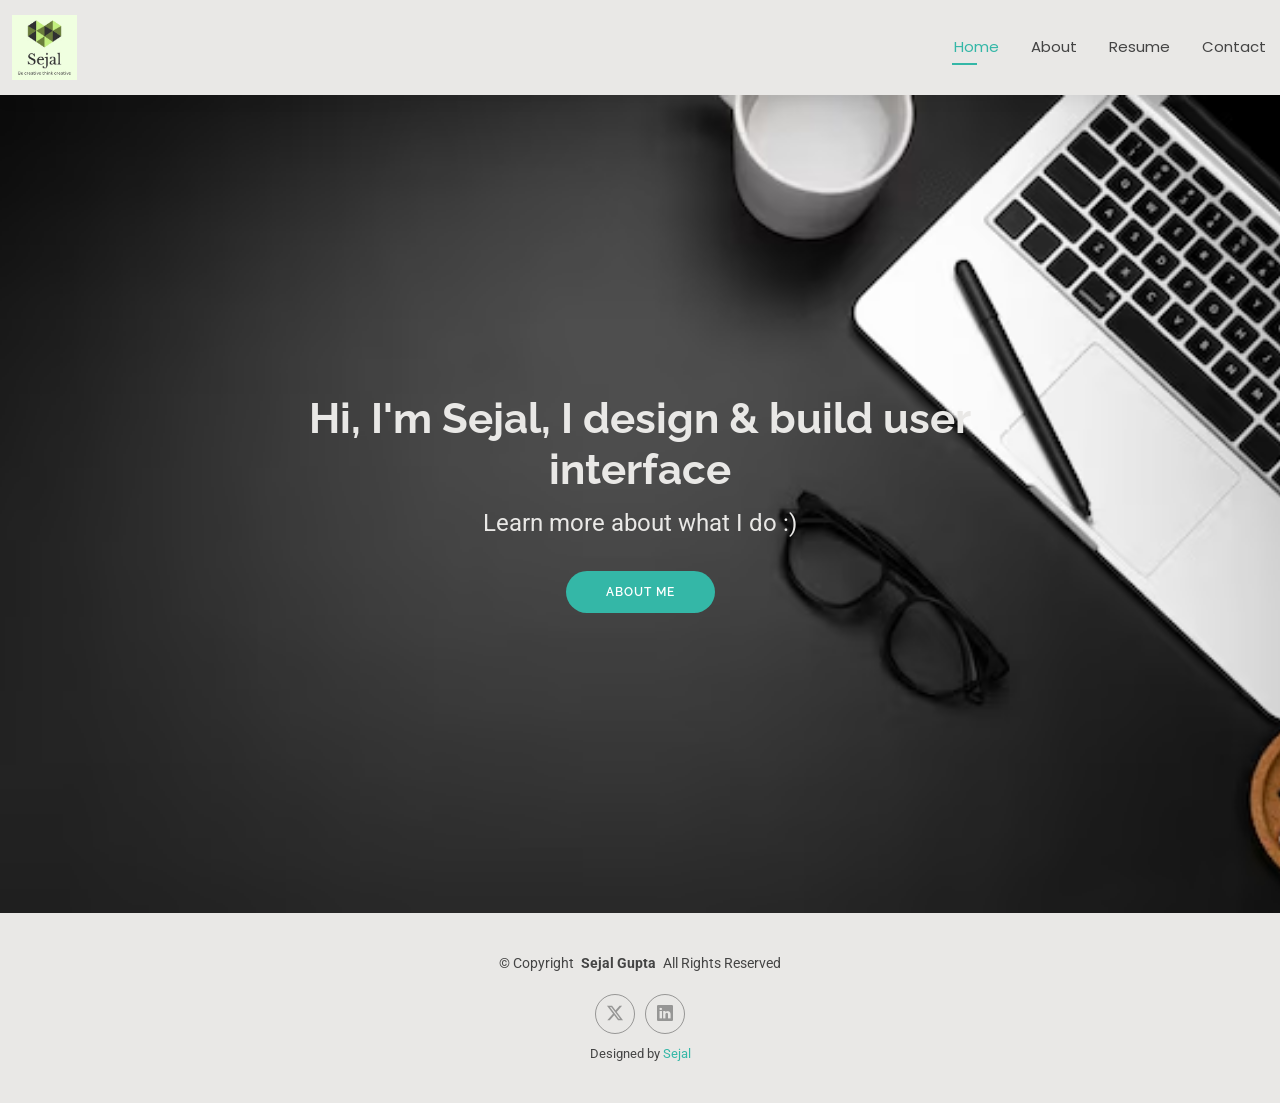
<file: index.html>
<!DOCTYPE html>
<html lang="en">

<head>
  <meta charset="utf-8">
  <meta content="width=device-width, initial-scale=1.0" name="viewport">
  <title>Portfolio - Sejal Gupta</title>
  <meta name="description" content="">
  <meta name="keywords" content="">

  <!-- Favicons -->
  <!-- <link href="assets/img/favicon.png" rel="icon">
  <link href="assets/img/apple-touch-icon.png" rel="apple-touch-icon"> -->

  <!-- Fonts -->
  <link href="https://fonts.googleapis.com" rel="preconnect">
  <link href="https://fonts.gstatic.com" rel="preconnect" crossorigin>
  <link href="https://fonts.googleapis.com/css2?family=Roboto:ital,wght@0,100;0,300;0,400;0,500;0,700;0,900;1,100;1,300;1,400;1,500;1,700;1,900&family=Poppins:ital,wght@0,100;0,200;0,300;0,400;0,500;0,600;0,700;0,800;0,900;1,100;1,200;1,300;1,400;1,500;1,600;1,700;1,800;1,900&family=Raleway:ital,wght@0,100;0,200;0,300;0,400;0,500;0,600;0,700;0,800;0,900;1,100;1,200;1,300;1,400;1,500;1,600;1,700;1,800;1,900&display=swap" rel="stylesheet">

  <!-- Vendor CSS Files -->
  <link href="assets/vendor/bootstrap/css/bootstrap.min.css" rel="stylesheet">
  <link href="assets/vendor/bootstrap-icons/bootstrap-icons.css" rel="stylesheet">
  
  <!-- Main CSS File -->
  <link href="assets/css/main.css" rel="stylesheet">


</head>

<body class="index-page">

  <header id="header" class="header d-flex align-items-center light-background sticky-top">
    <div class="container-fluid position-relative d-flex align-items-center justify-content-between">

      <a href="index.html" class="logo d-flex align-items-center me-auto me-xl-0">
       
        <h1 class="sitename"><img width="75%" src="./assets/img/logo1.png" /></h1>
      </a>

      <nav id="navmenu" class="navmenu">
        <ul>
          <li><a href="index.html" class="active">Home</a></li>
          <li><a href="about.html">About</a></li>
          <li><a href="resume.html">Resume</a></li>
          <!-- <li><a href="portfolio.html">Portfolio</a></li> -->
        
          <li><a href="contact.html">Contact</a></li>
        </ul>
        <i class="mobile-nav-toggle d-xl-none bi bi-list"></i>
      </nav>

      

    </div>
  </header>

  <main class="main">

    <!-- Hero Section -->
    <section id="hero" class="hero section">

      <img src="assets/img/arvind.avif" alt="" data-aos="fade-in">

      <div class="container text-center" data-aos="zoom-out" data-aos-delay="100">
        <div class="row justify-content-center">
          <div class="col-lg-8">
            <h2>Hi, I'm Sejal, I design & build user interface</h2>
            <p>Learn more about what I do :)</p>
            <a href="about.html" class="btn-get-started">About Me</a>
          </div>
        </div>
      </div>

    </section><!-- /Hero Section -->

  </main>

  <footer id="footer" class="footer light-background">

    <div class="container">
      <div class="copyright text-center ">
        <p>© <span>Copyright</span> <strong class="px-1 sitename">Sejal Gupta</strong> <span>All Rights Reserved<br></span></p>
      </div>
      <div class="social-links d-flex justify-content-center">
        <a href=""><i class="bi bi-twitter-x"></i></a>
        <a href=""><i class="bi bi-linkedin"></i></a>
      </div>
      <div class="credits">
        <!-- All the links in the footer should remain intact. -->
        <!-- You can delete the links only if you've purchased the pro version. -->
        <!-- Licensing information: https://bootstrapmade.com/license/ -->
        <!-- Purchase the pro version with working PHP/AJAX contact form: [buy-url] -->
        Designed by <a href="#">Sejal</a> 
      </div>
    </div>

  </footer>

  <!-- Scroll Top -->
  <a href="#" id="scroll-top" class="scroll-top d-flex align-items-center justify-content-center"><i class="bi bi-arrow-up-short"></i></a>

  <!-- Preloader -->
  <div id="preloader"></div>

  <!-- Vendor JS Files -->
  <script src="assets/vendor/bootstrap/js/bootstrap.bundle.min.js"></script>
  <script src="assets/vendor/php-email-form/validate.js"></script>
  <script src="assets/vendor/aos/aos.js"></script>
  <script src="assets/vendor/waypoints/noframework.waypoints.js"></script>
  <script src="assets/vendor/purecounter/purecounter_vanilla.js"></script>
  <script src="assets/vendor/swiper/swiper-bundle.min.js"></script>
  <script src="assets/vendor/glightbox/js/glightbox.min.js"></script>
  <script src="assets/vendor/imagesloaded/imagesloaded.pkgd.min.js"></script>
  <script src="assets/vendor/isotope-layout/isotope.pkgd.min.js"></script>

  <!-- Main JS File -->
  <script src="assets/js/main.js"></script>

</body>

</html>
</file>
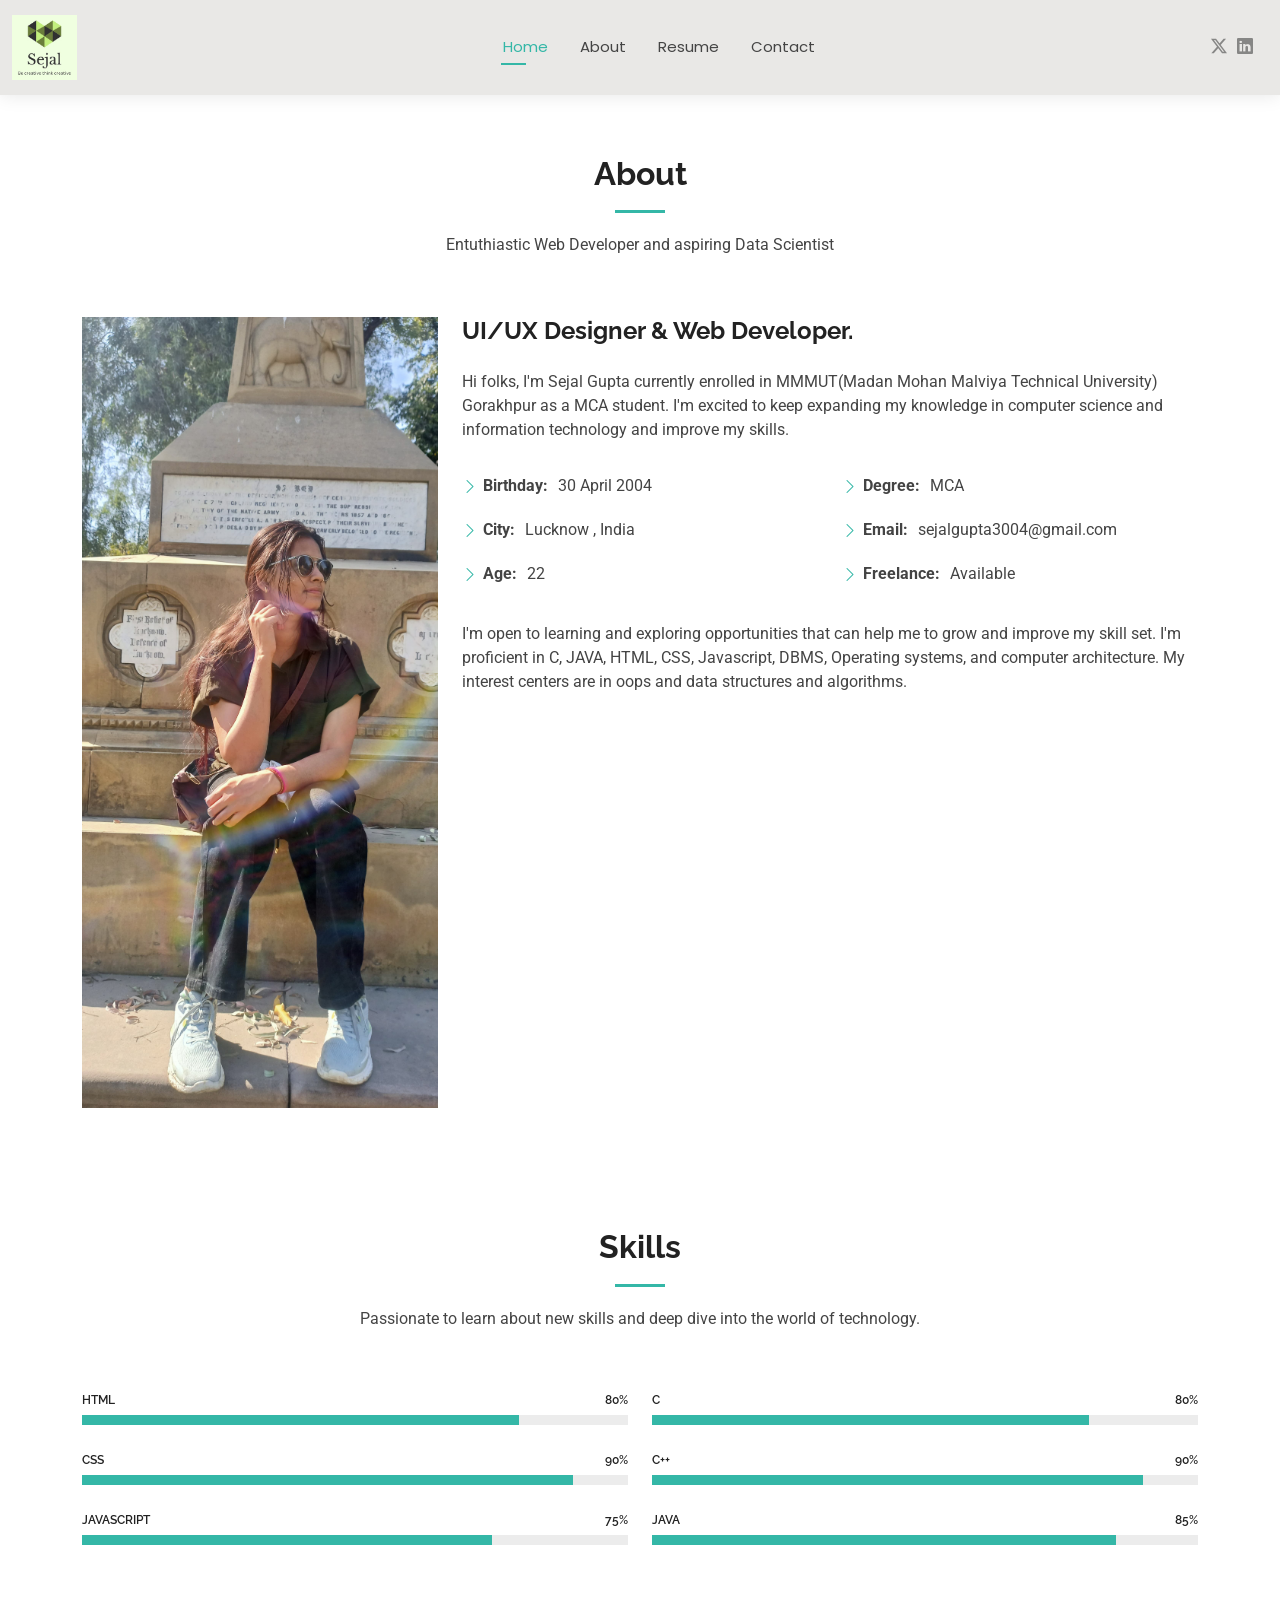
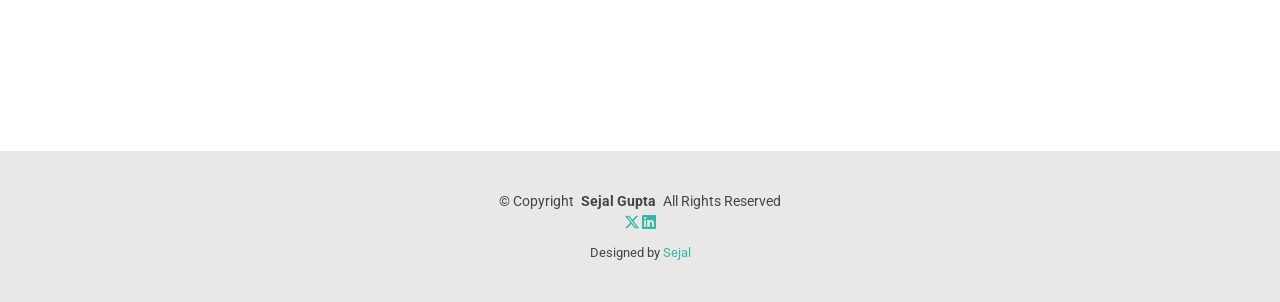
<file: about.html>
<!DOCTYPE html>
<html lang="en">

<head>
  <meta charset="utf-8">
  <meta content="width=device-width, initial-scale=1.0" name="viewport">
  <title>Portfolio - Sejal Gupta</title>
  <meta name="description" content="">
  <meta name="keywords" content="">

  <!-- Favicons -->
  <!-- <link href="assets/img/favicon.png" rel="icon">
  <link href="assets/img/apple-touch-icon.png" rel="apple-touch-icon"> -->

  <!-- Fonts -->
  <link href="https://fonts.googleapis.com" rel="preconnect">
  <link href="https://fonts.gstatic.com" rel="preconnect" crossorigin>
  <link href="https://fonts.googleapis.com/css2?family=Roboto:ital,wght@0,100;0,300;0,400;0,500;0,700;0,900;1,100;1,300;1,400;1,500;1,700;1,900&family=Poppins:ital,wght@0,100;0,200;0,300;0,400;0,500;0,600;0,700;0,800;0,900;1,100;1,200;1,300;1,400;1,500;1,600;1,700;1,800;1,900&family=Raleway:ital,wght@0,100;0,200;0,300;0,400;0,500;0,600;0,700;0,800;0,900;1,100;1,200;1,300;1,400;1,500;1,600;1,700;1,800;1,900&display=swap" rel="stylesheet">

  <!-- Vendor CSS Files -->
  <link href="assets/vendor/bootstrap/css/bootstrap.min.css" rel="stylesheet">
  <link href="assets/vendor/bootstrap-icons/bootstrap-icons.css" rel="stylesheet">
  <!-- Main CSS File -->
  <link href="assets/css/main.css" rel="stylesheet">


</head>

<body class="about-page">

  <header id="header" class="header d-flex align-items-center light-background sticky-top">
    <div class="container-fluid position-relative d-flex align-items-center justify-content-between">

      <a href="index.html" class="logo d-flex align-items-center me-auto me-xl-0">
        <!-- Uncomment the line below if you also wish to use an image logo -->
        <!-- <img src="assets/img/logo.png" alt=""> -->
        <h1 class="sitename"><img width="75%" src="./assets/img/logo1.png" /></h1>
      </a>

      <nav id="navmenu" class="navmenu">
        <ul>
          <li><a href="index.html" class="active">Home</a></li>
          <li><a href="about.html">About</a></li>
          <li><a href="resume.html">Resume</a></li>
          <!-- <li><a href="portfolio.html">Portfolio</a></li> -->
            <!-- <li><a href="portfolio.html">Portfolio</a></li> -->
        
          <li><a href="contact.html">Contact</a></li>
        </ul>
        <i class="mobile-nav-toggle d-xl-none bi bi-list"></i>
      </nav>
      <div class="header-social-links">
        <a href="https://x.com/sejalgupta719" class="twitter" target="_blank"><i class="bi bi-twitter-x"></i></a>
        <a href="https://www.linkedin.com/in/sejal-gupta-96472423a/" target="_blank" class="linkedin"><i class="bi bi-linkedin"></i></a>
      </div>

    </div>
  </header>

  <main class="main">

    <!-- About Section -->
    <section id="about" class="about section">

      <!-- Section Title -->
      <div class="container section-title" data-aos="fade-up">
        <h2>About</h2>
        <p>Entuthiastic Web Developer and aspiring Data Scientist</p>
      </div><!-- End Section Title -->

      <div class="container" data-aos="fade-up" data-aos-delay="100">

        <div class="row gy-4 justify-content-center">
          <div class="col-lg-4">
            <img src="assets/img/imgs1.jpeg" class="img-fluid" alt="">
          </div>
          <div class="col-lg-8 content">
            <h2>UI/UX Designer &amp; Web Developer.</h2>
            <p class="py-3">
              Hi folks, I'm Sejal Gupta currently enrolled in MMMUT(Madan Mohan Malviya Technical University) Gorakhpur as a MCA student. I'm excited to keep expanding my knowledge in computer science and information technology and improve my skills. 

            </p>
            <div class="row">
              <div class="col-lg-6">
                <ul>
                  <li><i class="bi bi-chevron-right"></i> <strong>Birthday:</strong> <span>30 April 2004</span></li>
          
                  <li><i class="bi bi-chevron-right"></i> <strong>City:</strong> <span>Lucknow , India</span></li>
                  <li><i class="bi bi-chevron-right"></i> <strong>Age:</strong> <span>22</span></li>
                </ul>
              </div>
              <div class="col-lg-6">
                <ul>
                 
                  <li><i class="bi bi-chevron-right"></i> <strong>Degree:</strong> <span>MCA</span></li>
                  <li><i class="bi bi-chevron-right"></i> <strong>Email:</strong> <span>sejalgupta3004@gmail.com</span></li>
                  <li><i class="bi bi-chevron-right"></i> <strong>Freelance:</strong> <span>Available</span></li>
                </ul>
              </div>
            </div>
            <p class="py-3">
              I'm open to learning and exploring opportunities that can help me to grow and improve my skill set.

I'm proficient in C, JAVA, HTML, CSS, Javascript, DBMS, Operating systems, and computer architecture. My interest centers are in oops and data structures and algorithms.
             
            </p>
          </div>
        </div>

      </div>

    </section><!-- /About Section -->

    <!-- Skills Section -->
    <section id="skills" class="skills section">

      <!-- Section Title -->
      <div class="container section-title" data-aos="fade-up">
        <h2>Skills</h2>
        <p>Passionate to learn about new skills and deep dive into the world of technology.</p>
      </div><!-- End Section Title -->

      <div class="container" data-aos="fade-up" data-aos-delay="100">

        <div class="row skills-content skills-animation">

          <div class="col-lg-6">

            <div class="progress">
              <span class="skill"><span>HTML</span> <i class="val">80%</i></span>
              <div class="progress-bar-wrap">
                <div class="progress-bar" role="progressbar" aria-valuenow="80" aria-valuemin="0" aria-valuemax="100"></div>
              </div>
            </div><!-- End Skills Item -->

            <div class="progress">
              <span class="skill"><span>CSS</span> <i class="val">90%</i></span>
              <div class="progress-bar-wrap">
                <div class="progress-bar" role="progressbar" aria-valuenow="90" aria-valuemin="0" aria-valuemax="100"></div>
              </div>
            </div><!-- End Skills Item -->

            <div class="progress">
              <span class="skill"><span>JavaScript</span> <i class="val">75%</i></span>
              <div class="progress-bar-wrap">
                <div class="progress-bar" role="progressbar" aria-valuenow="75" aria-valuemin="0" aria-valuemax="100"></div>
              </div>
            </div><!-- End Skills Item -->

          </div>

          <div class="col-lg-6">

            <div class="progress">
              <span class="skill"><span>C</span> <i class="val">80%</i></span>
              <div class="progress-bar-wrap">
                <div class="progress-bar" role="progressbar" aria-valuenow="80" aria-valuemin="0" aria-valuemax="100"></div>
              </div>
            </div><!-- End Skills Item -->

            <div class="progress">
              <span class="skill"><span>C++</span> <i class="val">90%</i></span>
              <div class="progress-bar-wrap">
                <div class="progress-bar" role="progressbar" aria-valuenow="90" aria-valuemin="0" aria-valuemax="100"></div>
              </div>
            </div><!-- End Skills Item -->

            <div class="progress">
              <span class="skill"><span>JAVA</span> <i class="val">85%</i></span>
              <div class="progress-bar-wrap">
                <div class="progress-bar" role="progressbar" aria-valuenow="85" aria-valuemin="0" aria-valuemax="100"></div>
              </div>
            </div><!-- End Skills Item -->

          </div>

        </div>

      </div>

    </section><!-- /Skills Section -->

    <!-- Stats Section -->
    <section id="stats" class="stats section">

     

     

    </section><!-- /Stats Section -->
  </main>

  <footer id="footer" class="footer light-background">

    <div class="container">
      <div class="copyright text-center ">
        <p>© <span>Copyright</span> <strong class="px-1 sitename">Sejal Gupta</strong> <span>All Rights Reserved<br></span></p>
        <div class="header-social-links">
          <a href="https://x.com/sejalgupta719" class="twitter" target="_blank"><i class="bi bi-twitter-x"></i></a>
          <a href="https://www.linkedin.com/in/sejal-gupta-96472423a/" target="_blank" class="linkedin"><i class="bi bi-linkedin"></i></a>
        </div>
      <div class="credits">
       
        Designed by <a href="#">Sejal</a> 
      </div>
    </div>

  </footer>

  <!-- Scroll Top -->
  <a href="#" id="scroll-top" class="scroll-top d-flex align-items-center justify-content-center"><i class="bi bi-arrow-up-short"></i></a>

  <!-- Preloader -->
  <div id="preloader"></div>

  <!-- Vendor JS Files -->
  <script src="assets/vendor/bootstrap/js/bootstrap.bundle.min.js"></script>
  <script src="assets/vendor/php-email-form/validate.js"></script>
  <script src="assets/vendor/aos/aos.js"></script>
  <script src="assets/vendor/waypoints/noframework.waypoints.js"></script>
  <script src="assets/vendor/purecounter/purecounter_vanilla.js"></script>
  <script src="assets/vendor/swiper/swiper-bundle.min.js"></script>
  <script src="assets/vendor/glightbox/js/glightbox.min.js"></script>
  <script src="assets/vendor/imagesloaded/imagesloaded.pkgd.min.js"></script>
  <script src="assets/vendor/isotope-layout/isotope.pkgd.min.js"></script>

  <!-- Main JS File -->
  <script src="assets/js/main.js"></script>

</body>

</html>
</file>
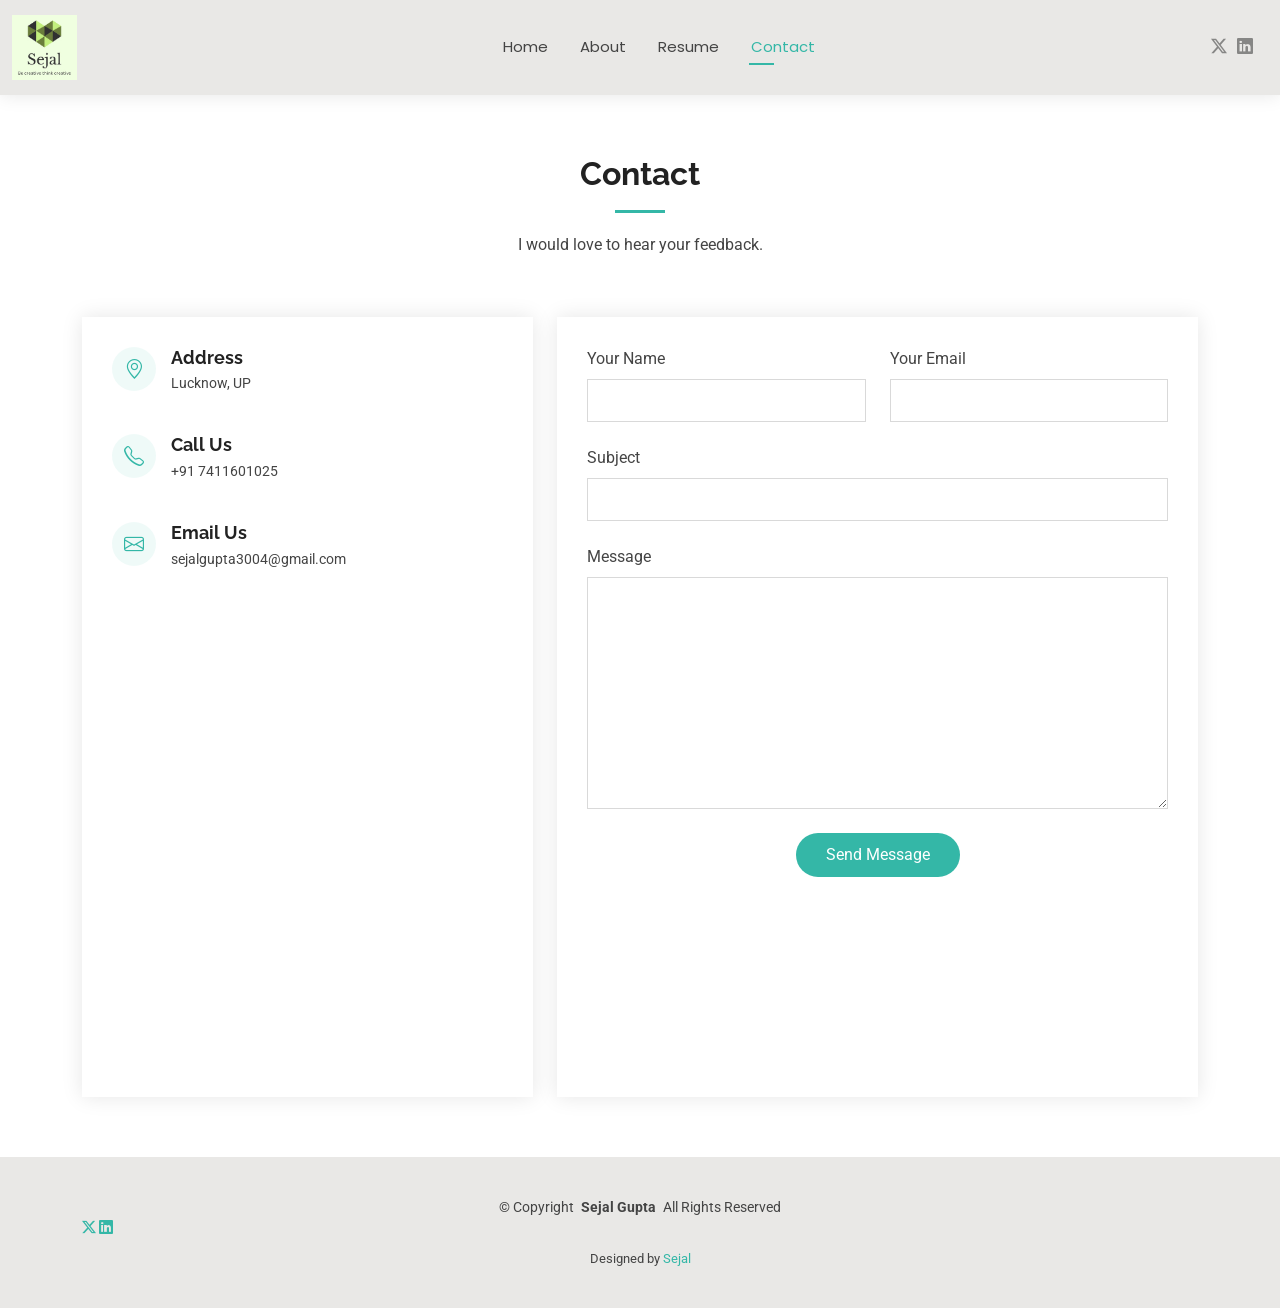
<file: contact.html>
<!DOCTYPE html>
<html lang="en">

<head>
  <meta charset="utf-8">
  <meta content="width=device-width, initial-scale=1.0" name="viewport">
  <title>Contact - Kelly Bootstrap Template</title>
  <meta name="description" content="">
  <meta name="keywords" content="">

  <!-- Favicons -->
  <link href="assets/img/favicon.png" rel="icon">
  <link href="assets/img/apple-touch-icon.png" rel="apple-touch-icon">

  <!-- Fonts -->
  <link href="https://fonts.googleapis.com" rel="preconnect">
  <link href="https://fonts.gstatic.com" rel="preconnect" crossorigin>
  <link href="https://fonts.googleapis.com/css2?family=Roboto:ital,wght@0,100;0,300;0,400;0,500;0,700;0,900;1,100;1,300;1,400;1,500;1,700;1,900&family=Poppins:ital,wght@0,100;0,200;0,300;0,400;0,500;0,600;0,700;0,800;0,900;1,100;1,200;1,300;1,400;1,500;1,600;1,700;1,800;1,900&family=Raleway:ital,wght@0,100;0,200;0,300;0,400;0,500;0,600;0,700;0,800;0,900;1,100;1,200;1,300;1,400;1,500;1,600;1,700;1,800;1,900&display=swap" rel="stylesheet">

  <!-- Vendor CSS Files -->
  <link href="assets/vendor/bootstrap/css/bootstrap.min.css" rel="stylesheet">
  <link href="assets/vendor/bootstrap-icons/bootstrap-icons.css" rel="stylesheet">
  <link href="assets/vendor/aos/aos.css" rel="stylesheet">
  <link href="assets/vendor/swiper/swiper-bundle.min.css" rel="stylesheet">
  <link href="assets/vendor/glightbox/css/glightbox.min.css" rel="stylesheet">

  <!-- Main CSS File -->
  <link href="assets/css/main.css" rel="stylesheet">

</head>

<body class="contact-page">

  <header id="header" class="header d-flex align-items-center light-background sticky-top">
    <div class="container-fluid position-relative d-flex align-items-center justify-content-between">

      <a href="index.html" class="logo d-flex align-items-center me-auto me-xl-0">
   
        <h1 class="sitename"><img width="75%" src="./assets/img/logo1.png" /></h1>
      </a>

      <nav id="navmenu" class="navmenu">
        <ul>
          <li><a href="index.html">Home</a></li>
          <li><a href="about.html">About</a></li>
          <li><a href="resume.html">Resume</a></li>
         
          <li><a href="contact.html" class="active">Contact</a></li>
        </ul>
        <i class="mobile-nav-toggle d-xl-none bi bi-list"></i>
      </nav>

      <div class="header-social-links">
        <a href="https://x.com/sejalgupta719" class="twitter" target="_blank"><i class="bi bi-twitter-x"></i></a>
        <a href="https://www.linkedin.com/in/sejal-gupta-96472423a/" target="_blank" class="linkedin"><i class="bi bi-linkedin"></i></a>
      </div>

    </div>
  </header>

  <main class="main">

    <!-- Contact Section -->
    <section id="contact" class="contact section">

      <!-- Section Title -->
      <div class="container section-title" data-aos="fade-up">
        <h2>Contact</h2>
        <p>I would love to hear your feedback.</p>
      </div><!-- End Section Title -->

      <div class="container" data-aos="fade-up" data-aos-delay="100">

        <div class="row gy-4">

          <div class="col-lg-5">

            <div class="info-wrap">
              <div class="info-item d-flex" data-aos="fade-up" data-aos-delay="200">
                <i class="bi bi-geo-alt flex-shrink-0"></i>
                <div>
                  <h3>Address</h3>
                  <p>Lucknow, UP</p>
                </div>
              </div><!-- End Info Item -->

              <div class="info-item d-flex" data-aos="fade-up" data-aos-delay="300">
                <i class="bi bi-telephone flex-shrink-0"></i>
                <div>
                  <h3>Call Us</h3>
                  <p>+91 7411601025</p>
                </div>
              </div><!-- End Info Item -->

              <div class="info-item d-flex" data-aos="fade-up" data-aos-delay="400">
                <i class="bi bi-envelope flex-shrink-0"></i>
                <div>
                  <h3>Email Us</h3>
                  <p>sejalgupta3004@gmail.com</p>
                </div>
              </div>

              <iframe src="https://www.google.com/maps/embed?pb=!1m18!1m12!1m3!1d3557.938814620762!2d80.96694217489475!3d26.905436860404212!2m3!1f0!2f0!3f0!3m2!1i1024!2i768!4f13.1!3m3!1m2!1s0x399957eb6e1afe1b%3A0xc935a5521805e33!2sA%20ONE%20PUBLIC%20SCHOOL!5e0!3m2!1sen!2sin!4v1741414901398!5m2!1sen!2sin" width="490" height="450" style="border:0;" allowfullscreen="" loading="lazy" referrerpolicy="no-referrer-when-downgrade"></iframe>
              
            </div>
          </div>
          
          <div class="col-lg-7">
            <form action="forms/contact.php" method="post" class="php-email-form" data-aos="fade-up" data-aos-delay="200">
              <div class="row gy-4">

                <div class="col-md-6">
                  <label for="name-field" class="pb-2">Your Name</label>
                  <input type="text" name="name" id="name-field" class="form-control" required="">
                </div>

                <div class="col-md-6">
                  <label for="email-field" class="pb-2">Your Email</label>
                  <input type="email" class="form-control" name="email" id="email-field" required="">
                </div>

                <div class="col-md-12">
                  <label for="subject-field" class="pb-2">Subject</label>
                  <input type="text" class="form-control" name="subject" id="subject-field" required="">
                </div>

                <div class="col-md-12">
                  <label for="message-field" class="pb-2">Message</label>
                  <textarea class="form-control" name="message" rows="10" id="message-field" required=""></textarea>
                </div>

                <div class="col-md-12 text-center">
                  <div class="loading">Loading</div>
                  <div class="error-message"></div>
                  <div class="sent-message">Your message has been sent. Thank you!</div>

                  <button type="submit">Send Message</button>
                </div>

              </div>
            </form>
          </div><!-- End Contact Form -->

        </div>

      </div>

    </section><!-- /Contact Section -->

  </main>

  <footer id="footer" class="footer light-background">

    <div class="container">
      <div class="copyright text-center ">
        <p>© <span>Copyright</span> <strong class="px-1 sitename">Sejal Gupta</strong> <span>All Rights Reserved<br></span></p>
      </div>
      <div class="header-social-links">
        <a href="https://x.com/sejalgupta719" class="twitter" target="_blank"><i class="bi bi-twitter-x"></i></a>
        <a href="https://www.linkedin.com/in/sejal-gupta-96472423a/" target="_blank" class="linkedin"><i class="bi bi-linkedin"></i></a>
      </div>
      <div class="credits">
        
        Designed by <a href="#">Sejal</a> 
      </div>
    </div>

  </footer>

  <!-- Scroll Top -->
  <a href="#" id="scroll-top" class="scroll-top d-flex align-items-center justify-content-center"><i class="bi bi-arrow-up-short"></i></a>

  <!-- Preloader -->
  <div id="preloader"></div>

  <!-- Vendor JS Files -->
  <script src="assets/vendor/bootstrap/js/bootstrap.bundle.min.js"></script>
  <script src="assets/vendor/php-email-form/validate.js"></script>
  <script src="assets/vendor/aos/aos.js"></script>
  <script src="assets/vendor/waypoints/noframework.waypoints.js"></script>
  <script src="assets/vendor/purecounter/purecounter_vanilla.js"></script>
  <script src="assets/vendor/swiper/swiper-bundle.min.js"></script>
  <script src="assets/vendor/glightbox/js/glightbox.min.js"></script>
  <script src="assets/vendor/imagesloaded/imagesloaded.pkgd.min.js"></script>
  <script src="assets/vendor/isotope-layout/isotope.pkgd.min.js"></script>

  <!-- Main JS File -->
  <script src="assets/js/main.js"></script>

</body>

</html>
</file>
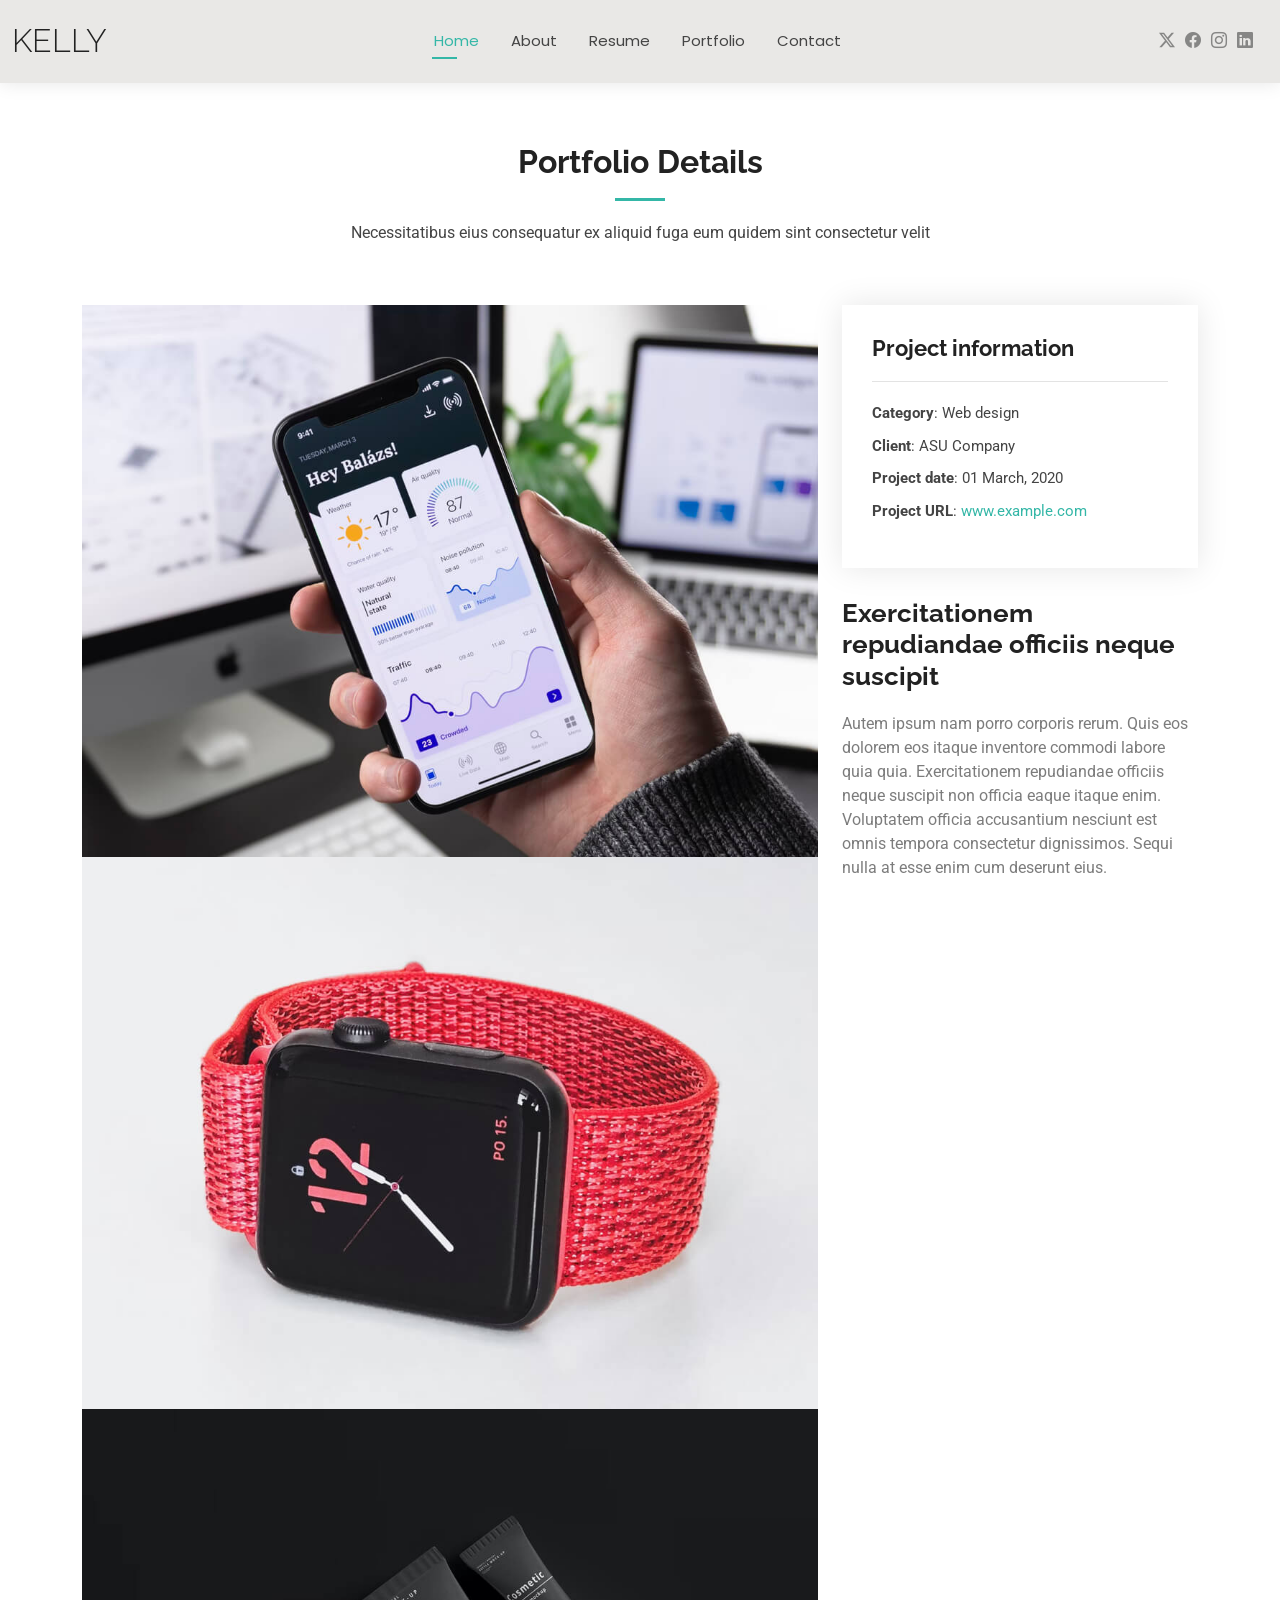
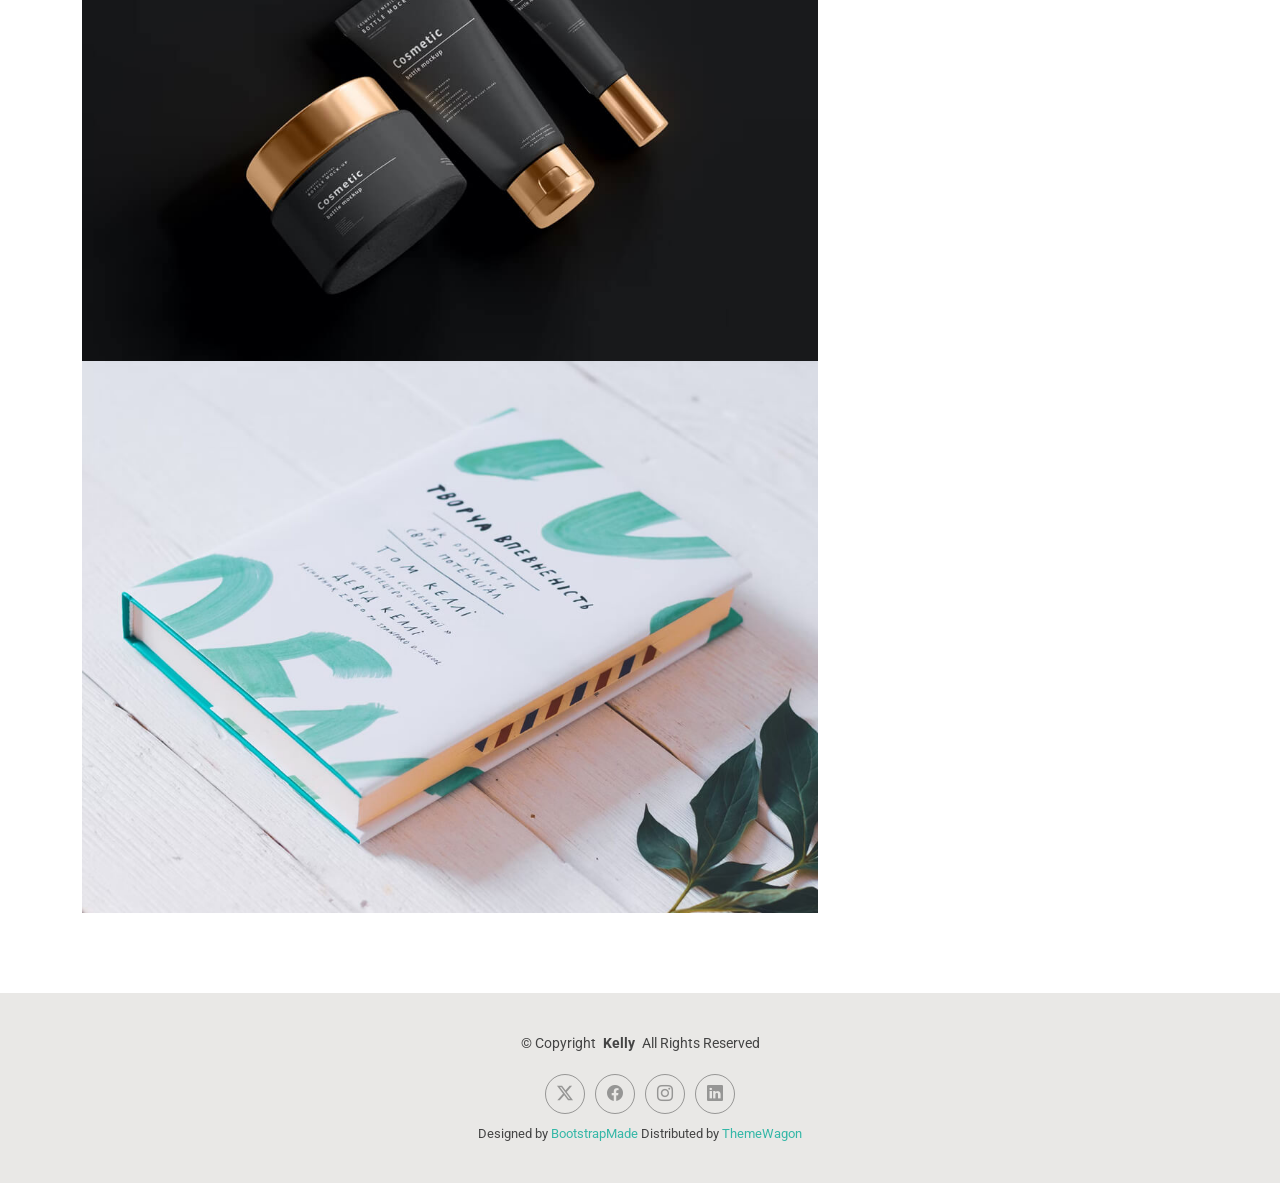
<file: portfolio-details.html>
<!DOCTYPE html>
<html lang="en">

<head>
  <meta charset="utf-8">
  <meta content="width=device-width, initial-scale=1.0" name="viewport">
  <title>Portfolio - Sejal Gupta</title>
  <meta name="description" content="">
  <meta name="keywords" content="">

  <!-- Favicons -->
  <link href="assets/img/favicon.png" rel="icon">
  <link href="assets/img/apple-touch-icon.png" rel="apple-touch-icon">

  <!-- Fonts -->
  <link href="https://fonts.googleapis.com" rel="preconnect">
  <link href="https://fonts.gstatic.com" rel="preconnect" crossorigin>
  <link href="https://fonts.googleapis.com/css2?family=Roboto:ital,wght@0,100;0,300;0,400;0,500;0,700;0,900;1,100;1,300;1,400;1,500;1,700;1,900&family=Poppins:ital,wght@0,100;0,200;0,300;0,400;0,500;0,600;0,700;0,800;0,900;1,100;1,200;1,300;1,400;1,500;1,600;1,700;1,800;1,900&family=Raleway:ital,wght@0,100;0,200;0,300;0,400;0,500;0,600;0,700;0,800;0,900;1,100;1,200;1,300;1,400;1,500;1,600;1,700;1,800;1,900&display=swap" rel="stylesheet">

  <!-- Vendor CSS Files -->
  <link href="assets/vendor/bootstrap/css/bootstrap.min.css" rel="stylesheet">
  <link href="assets/vendor/bootstrap-icons/bootstrap-icons.css" rel="stylesheet">
  <!-- <link href="assets/vendor/aos/aos.css" rel="stylesheet">
  <link href="assets/vendor/swiper/swiper-bundle.min.css" rel="stylesheet">
  <link href="assets/vendor/glightbox/css/glightbox.min.css" rel="stylesheet"> -->

  <!-- Main CSS File -->
  <link href="assets/css/main.css" rel="stylesheet">


</head>

<body class="portfolio-details-page">

  <header id="header" class="header d-flex align-items-center light-background sticky-top">
    <div class="container-fluid position-relative d-flex align-items-center justify-content-between">

      <a href="index.html" class="logo d-flex align-items-center me-auto me-xl-0">
        <!-- Uncomment the line below if you also wish to use an image logo -->
        <!-- <img src="assets/img/logo.png" alt=""> -->
        <h1 class="sitename">Kelly</h1>
      </a>

      <nav id="navmenu" class="navmenu">
        <ul>
          <li><a href="index.html" class="active">Home</a></li>
          <li><a href="about.html">About</a></li>
          <li><a href="resume.html">Resume</a></li>
          <li><a href="portfolio.html">Portfolio</a></li>
        
          <li><a href="contact.html">Contact</a></li>
        </ul>
        <i class="mobile-nav-toggle d-xl-none bi bi-list"></i>
      </nav>

      <div class="header-social-links">
        <a href="#" class="twitter"><i class="bi bi-twitter-x"></i></a>
        <a href="#" class="facebook"><i class="bi bi-facebook"></i></a>
        <a href="#" class="instagram"><i class="bi bi-instagram"></i></a>
        <a href="#" class="linkedin"><i class="bi bi-linkedin"></i></a>
      </div>

    </div>
  </header>

  <main class="main">

    <!-- Portfolio Details Section -->
    <section id="portfolio-details" class="portfolio-details section">

      <!-- Section Title -->
      <div class="container section-title" data-aos="fade-up">
        <h2>Portfolio Details</h2>
        <p>Necessitatibus eius consequatur ex aliquid fuga eum quidem sint consectetur velit</p>
      </div><!-- End Section Title -->

      <div class="container" data-aos="fade-up" data-aos-delay="100">

        <div class="row gy-4">

          <div class="col-lg-8">
            <div class="portfolio-details-slider swiper init-swiper">

              <script type="application/json" class="swiper-config">
                {
                  "loop": true,
                  "speed": 600,
                  "autoplay": {
                    "delay": 5000
                  },
                  "slidesPerView": "auto",
                  "pagination": {
                    "el": ".swiper-pagination",
                    "type": "bullets",
                    "clickable": true
                  }
                }
              </script>

              <div class="swiper-wrapper align-items-center">

                <div class="swiper-slide">
                  <img src="assets/img/portfolio/app-1.jpg" alt="">
                </div>

                <div class="swiper-slide">
                  <img src="assets/img/portfolio/product-1.jpg" alt="">
                </div>

                <div class="swiper-slide">
                  <img src="assets/img/portfolio/branding-1.jpg" alt="">
                </div>

                <div class="swiper-slide">
                  <img src="assets/img/portfolio/books-1.jpg" alt="">
                </div>

              </div>
              <div class="swiper-pagination"></div>
            </div>
          </div>

          <div class="col-lg-4">
            <div class="portfolio-info" data-aos="fade-up" data-aos-delay="200">
              <h3>Project information</h3>
              <ul>
                <li><strong>Category</strong>: Web design</li>
                <li><strong>Client</strong>: ASU Company</li>
                <li><strong>Project date</strong>: 01 March, 2020</li>
                <li><strong>Project URL</strong>: <a href="#">www.example.com</a></li>
              </ul>
            </div>
            <div class="portfolio-description" data-aos="fade-up" data-aos-delay="300">
              <h2>Exercitationem repudiandae officiis neque suscipit</h2>
              <p>
                Autem ipsum nam porro corporis rerum. Quis eos dolorem eos itaque inventore commodi labore quia quia. Exercitationem repudiandae officiis neque suscipit non officia eaque itaque enim. Voluptatem officia accusantium nesciunt est omnis tempora consectetur dignissimos. Sequi nulla at esse enim cum deserunt eius.
              </p>
            </div>
          </div>

        </div>

      </div>

    </section><!-- /Portfolio Details Section -->

  </main>

  <footer id="footer" class="footer light-background">

    <div class="container">
      <div class="copyright text-center ">
        <p>© <span>Copyright</span> <strong class="px-1 sitename">Kelly</strong> <span>All Rights Reserved<br></span></p>
      </div>
      <div class="social-links d-flex justify-content-center">
        <a href=""><i class="bi bi-twitter-x"></i></a>
        <a href=""><i class="bi bi-facebook"></i></a>
        <a href=""><i class="bi bi-instagram"></i></a>
        <a href=""><i class="bi bi-linkedin"></i></a>
      </div>
      <div class="credits">
        <!-- All the links in the footer should remain intact. -->
        <!-- You can delete the links only if you've purchased the pro version. -->
        <!-- Licensing information: https://bootstrapmade.com/license/ -->
        <!-- Purchase the pro version with working PHP/AJAX contact form: [buy-url] -->
        Designed by <a href="https://bootstrapmade.com/">BootstrapMade</a> Distributed by <a href=“https://themewagon.com>ThemeWagon
      </div>
    </div>

  </footer>

  <!-- Scroll Top -->
  <a href="#" id="scroll-top" class="scroll-top d-flex align-items-center justify-content-center"><i class="bi bi-arrow-up-short"></i></a>

  <!-- Preloader -->
  <div id="preloader"></div>

  <!-- Vendor JS Files -->
  <script src="assets/vendor/bootstrap/js/bootstrap.bundle.min.js"></script>
  <script src="assets/vendor/php-email-form/validate.js"></script>
  <script src="assets/vendor/aos/aos.js"></script>
  <script src="assets/vendor/waypoints/noframework.waypoints.js"></script>
  <script src="assets/vendor/purecounter/purecounter_vanilla.js"></script>
  <script src="assets/vendor/swiper/swiper-bundle.min.js"></script>
  <script src="assets/vendor/glightbox/js/glightbox.min.js"></script>
  <script src="assets/vendor/imagesloaded/imagesloaded.pkgd.min.js"></script>
  <script src="assets/vendor/isotope-layout/isotope.pkgd.min.js"></script>

  <!-- Main JS File -->
  <script src="assets/js/main.js"></script>

</body>

</html>
</file>
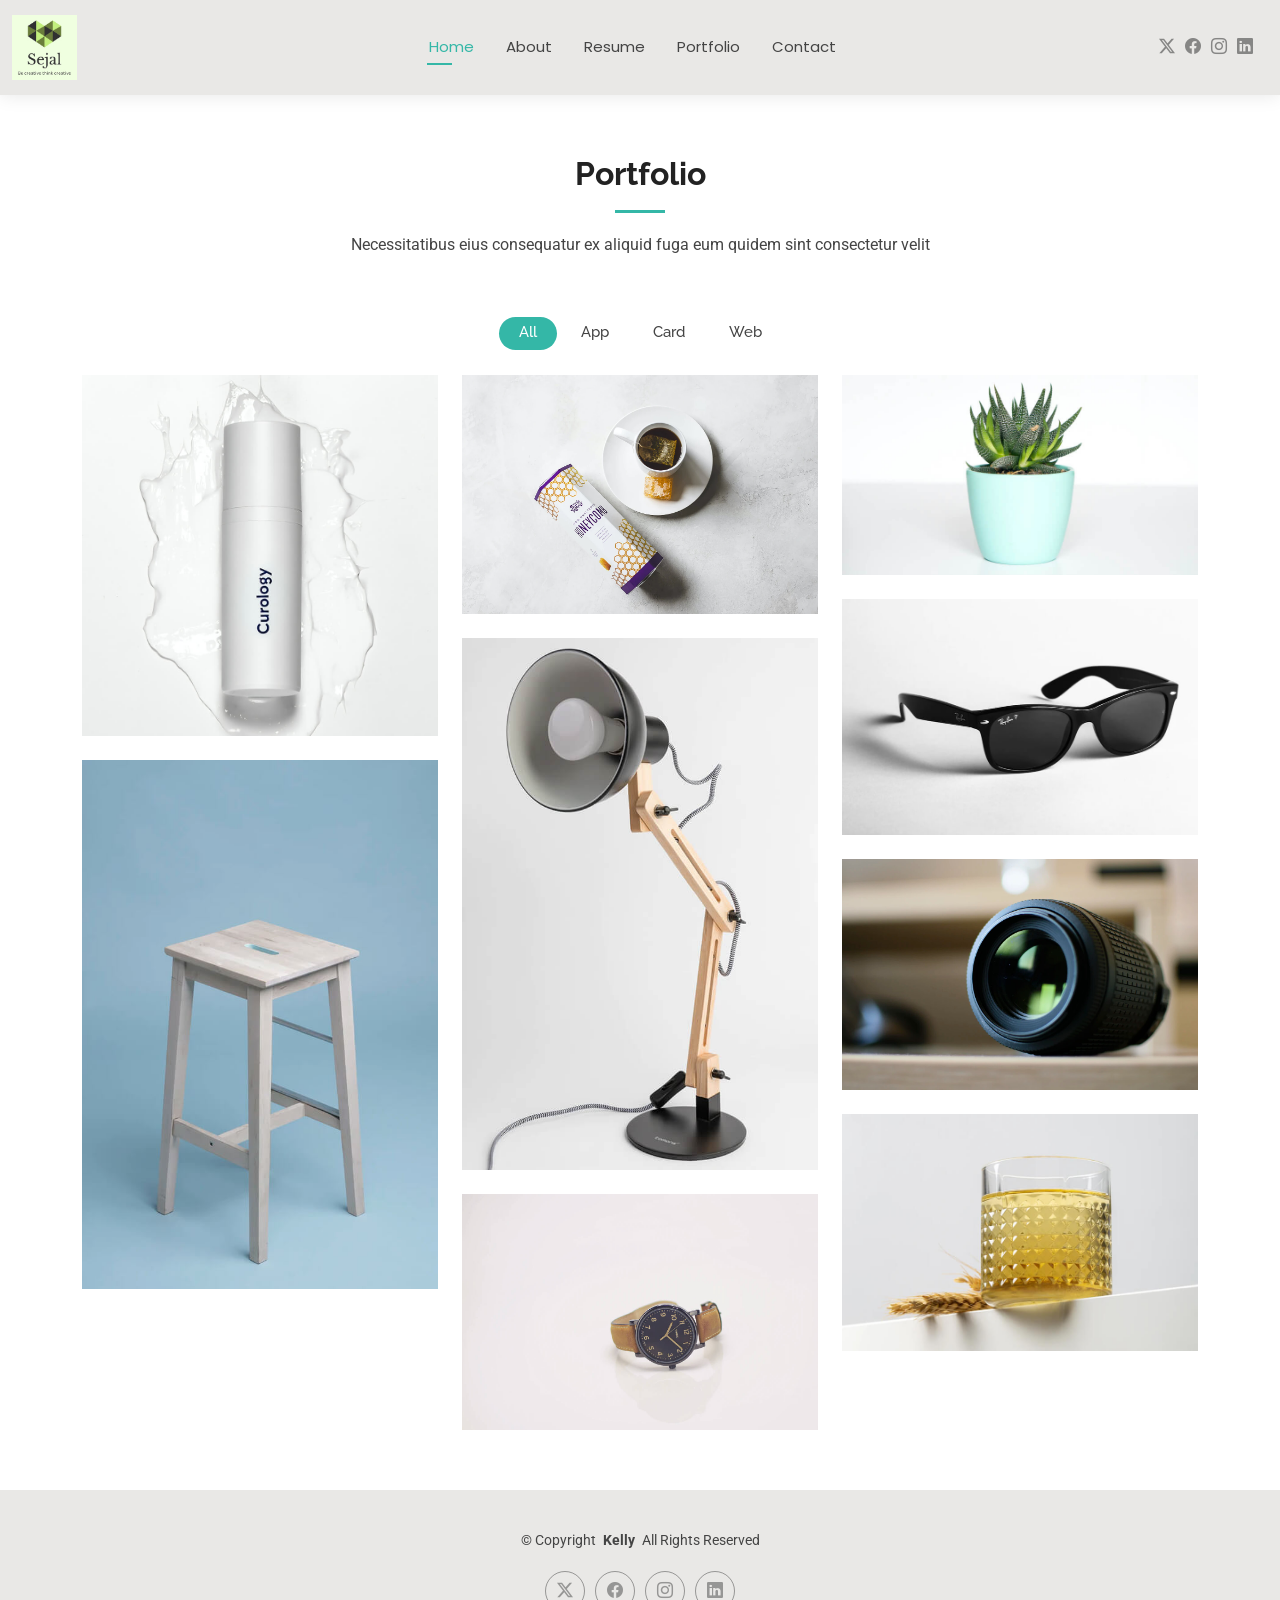
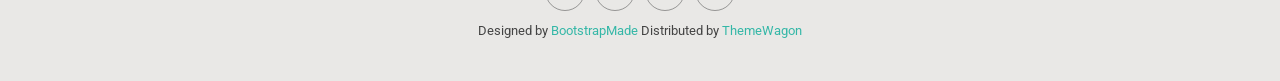
<file: portfolio.html>
<!DOCTYPE html>
<html lang="en">

<head>  
  <meta charset="utf-8">
  <meta content="width=device-width, initial-scale=1.0" name="viewport">
  <title>Portfolio - Sejal Gupta</title>
  <meta name="description" content="">
  <meta name="keywords" content="">

  <!-- Favicons -->
  <link href="assets/img/favicon.png" rel="icon">
  <link href="assets/img/apple-touch-icon.png" rel="apple-touch-icon">

  <!-- Fonts -->
  <link href="https://fonts.googleapis.com" rel="preconnect">
  <link href="https://fonts.gstatic.com" rel="preconnect" crossorigin>
  <link href="https://fonts.googleapis.com/css2?family=Roboto:ital,wght@0,100;0,300;0,400;0,500;0,700;0,900;1,100;1,300;1,400;1,500;1,700;1,900&family=Poppins:ital,wght@0,100;0,200;0,300;0,400;0,500;0,600;0,700;0,800;0,900;1,100;1,200;1,300;1,400;1,500;1,600;1,700;1,800;1,900&family=Raleway:ital,wght@0,100;0,200;0,300;0,400;0,500;0,600;0,700;0,800;0,900;1,100;1,200;1,300;1,400;1,500;1,600;1,700;1,800;1,900&display=swap" rel="stylesheet">

  <!-- Vendor CSS Files -->
  <link href="assets/vendor/bootstrap/css/bootstrap.min.css" rel="stylesheet">
  <link href="assets/vendor/bootstrap-icons/bootstrap-icons.css" rel="stylesheet">
 

  <!-- Main CSS File -->
  <link href="assets/css/main.css" rel="stylesheet">


</head>

<body class="portfolio-page">

  <header id="header" class="header d-flex align-items-center light-background sticky-top">
    <div class="container-fluid position-relative d-flex align-items-center justify-content-between">

      <a href="index.html" class="logo d-flex align-items-center me-auto me-xl-0">
        <!-- Uncomment the line below if you also wish to use an image logo -->
        <!-- <img src="assets/img/logo.png" alt=""> -->
        <h1 class="sitename"><img width="75%" src="./assets/img/logo1.png" /></h1>
      </a>

      <nav id="navmenu" class="navmenu">
        <ul>
          <li><a href="index.html" class="active">Home</a></li>
          <li><a href="about.html">About</a></li>
          <li><a href="resume.html">Resume</a></li>
          <li><a href="portfolio.html">Portfolio</a></li>
        
          <li><a href="contact.html">Contact</a></li>
        </ul>
        <i class="mobile-nav-toggle d-xl-none bi bi-list"></i>
      </nav>

      <div class="header-social-links">
        <a href="#" class="twitter"><i class="bi bi-twitter-x"></i></a>
        <a href="#" class="facebook"><i class="bi bi-facebook"></i></a>
        <a href="#" class="instagram"><i class="bi bi-instagram"></i></a>
        <a href="#" class="linkedin"><i class="bi bi-linkedin"></i></a>
      </div>

    </div>
  </header>

  <main class="main">

    <!-- Portfolio Section -->
    <section id="portfolio" class="portfolio section">

      <!-- Section Title -->
      <div class="container section-title" data-aos="fade-up">
        <h2>Portfolio</h2>
        <p>Necessitatibus eius consequatur ex aliquid fuga eum quidem sint consectetur velit</p>
      </div><!-- End Section Title -->

      <div class="container">

        <div class="isotope-layout" data-default-filter="*" data-layout="masonry" data-sort="original-order">

          <ul class="portfolio-filters isotope-filters" data-aos="fade-up" data-aos-delay="100">
            <li data-filter="*" class="filter-active">All</li>
            <li data-filter=".filter-app">App</li>
            <li data-filter=".filter-product">Card</li>
            <li data-filter=".filter-branding">Web</li>
          </ul><!-- End Portfolio Filters -->

          <div class="row gy-4 isotope-container" data-aos="fade-up" data-aos-delay="200">

            <div class="col-lg-4 col-md-6 portfolio-item isotope-item filter-app">
              <img src="assets/img/masonry-portfolio/masonry-portfolio-1.jpg" class="img-fluid" alt="">
              <div class="portfolio-info">
                <h4>App 1</h4>
                <p>Lorem ipsum, dolor sit</p>
                <a href="assets/img/masonry-portfolio/masonry-portfolio-1.jpg" title="App 1" data-gallery="portfolio-gallery-app" class="glightbox preview-link"><i class="bi bi-zoom-in"></i></a>
                <a href="portfolio-details.html" title="More Details" class="details-link"><i class="bi bi-link-45deg"></i></a>
              </div>
            </div><!-- End Portfolio Item -->

            <div class="col-lg-4 col-md-6 portfolio-item isotope-item filter-product">
              <img src="assets/img/masonry-portfolio/masonry-portfolio-2.jpg" class="img-fluid" alt="">
              <div class="portfolio-info">
                <h4>Product 1</h4>
                <p>Lorem ipsum, dolor sit</p>
                <a href="assets/img/masonry-portfolio/masonry-portfolio-2.jpg" title="Product 1" data-gallery="portfolio-gallery-product" class="glightbox preview-link"><i class="bi bi-zoom-in"></i></a>
                <a href="portfolio-details.html" title="More Details" class="details-link"><i class="bi bi-link-45deg"></i></a>
              </div>
            </div><!-- End Portfolio Item -->

            <div class="col-lg-4 col-md-6 portfolio-item isotope-item filter-branding">
              <img src="assets/img/masonry-portfolio/masonry-portfolio-3.jpg" class="img-fluid" alt="">
              <div class="portfolio-info">
                <h4>Branding 1</h4>
                <p>Lorem ipsum, dolor sit</p>
                <a href="assets/img/masonry-portfolio/masonry-portfolio-3.jpg" title="Branding 1" data-gallery="portfolio-gallery-branding" class="glightbox preview-link"><i class="bi bi-zoom-in"></i></a>
                <a href="portfolio-details.html" title="More Details" class="details-link"><i class="bi bi-link-45deg"></i></a>
              </div>
            </div><!-- End Portfolio Item -->

            <div class="col-lg-4 col-md-6 portfolio-item isotope-item filter-app">
              <img src="assets/img/masonry-portfolio/masonry-portfolio-4.jpg" class="img-fluid" alt="">
              <div class="portfolio-info">
                <h4>App 2</h4>
                <p>Lorem ipsum, dolor sit</p>
                <a href="assets/img/masonry-portfolio/masonry-portfolio-4.jpg" title="App 2" data-gallery="portfolio-gallery-app" class="glightbox preview-link"><i class="bi bi-zoom-in"></i></a>
                <a href="portfolio-details.html" title="More Details" class="details-link"><i class="bi bi-link-45deg"></i></a>
              </div>
            </div><!-- End Portfolio Item -->

            <div class="col-lg-4 col-md-6 portfolio-item isotope-item filter-product">
              <img src="assets/img/masonry-portfolio/masonry-portfolio-5.jpg" class="img-fluid" alt="">
              <div class="portfolio-info">
                <h4>Product 2</h4>
                <p>Lorem ipsum, dolor sit</p>
                <a href="assets/img/masonry-portfolio/masonry-portfolio-5.jpg" title="Product 2" data-gallery="portfolio-gallery-product" class="glightbox preview-link"><i class="bi bi-zoom-in"></i></a>
                <a href="portfolio-details.html" title="More Details" class="details-link"><i class="bi bi-link-45deg"></i></a>
              </div>
            </div><!-- End Portfolio Item -->

            <div class="col-lg-4 col-md-6 portfolio-item isotope-item filter-branding">
              <img src="assets/img/masonry-portfolio/masonry-portfolio-6.jpg" class="img-fluid" alt="">
              <div class="portfolio-info">
                <h4>Branding 2</h4>
                <p>Lorem ipsum, dolor sit</p>
                <a href="assets/img/masonry-portfolio/masonry-portfolio-6.jpg" title="Branding 2" data-gallery="portfolio-gallery-branding" class="glightbox preview-link"><i class="bi bi-zoom-in"></i></a>
                <a href="portfolio-details.html" title="More Details" class="details-link"><i class="bi bi-link-45deg"></i></a>
              </div>
            </div><!-- End Portfolio Item -->

            <div class="col-lg-4 col-md-6 portfolio-item isotope-item filter-app">
              <img src="assets/img/masonry-portfolio/masonry-portfolio-7.jpg" class="img-fluid" alt="">
              <div class="portfolio-info">
                <h4>App 3</h4>
                <p>Lorem ipsum, dolor sit</p>
                <a href="assets/img/masonry-portfolio/masonry-portfolio-7.jpg" title="App 3" data-gallery="portfolio-gallery-app" class="glightbox preview-link"><i class="bi bi-zoom-in"></i></a>
                <a href="portfolio-details.html" title="More Details" class="details-link"><i class="bi bi-link-45deg"></i></a>
              </div>
            </div><!-- End Portfolio Item -->

            <div class="col-lg-4 col-md-6 portfolio-item isotope-item filter-product">
              <img src="assets/img/masonry-portfolio/masonry-portfolio-8.jpg" class="img-fluid" alt="">
              <div class="portfolio-info">
                <h4>Product 3</h4>
                <p>Lorem ipsum, dolor sit</p>
                <a href="assets/img/masonry-portfolio/masonry-portfolio-8.jpg" title="Product 3" data-gallery="portfolio-gallery-product" class="glightbox preview-link"><i class="bi bi-zoom-in"></i></a>
                <a href="portfolio-details.html" title="More Details" class="details-link"><i class="bi bi-link-45deg"></i></a>
              </div>
            </div><!-- End Portfolio Item -->

            <div class="col-lg-4 col-md-6 portfolio-item isotope-item filter-branding">
              <img src="assets/img/masonry-portfolio/masonry-portfolio-9.jpg" class="img-fluid" alt="">
              <div class="portfolio-info">
                <h4>Branding 3</h4>
                <p>Lorem ipsum, dolor sit</p>
                <a href="assets/img/masonry-portfolio/masonry-portfolio-9.jpg" title="Branding 2" data-gallery="portfolio-gallery-branding" class="glightbox preview-link"><i class="bi bi-zoom-in"></i></a>
                <a href="portfolio-details.html" title="More Details" class="details-link"><i class="bi bi-link-45deg"></i></a>
              </div>
            </div><!-- End Portfolio Item -->

          </div><!-- End Portfolio Container -->

        </div>

      </div>

    </section><!-- /Portfolio Section -->

  </main>

  <footer id="footer" class="footer light-background">

    <div class="container">
      <div class="copyright text-center ">
        <p>© <span>Copyright</span> <strong class="px-1 sitename">Kelly</strong> <span>All Rights Reserved<br></span></p>
      </div>
      <div class="social-links d-flex justify-content-center">
        <a href=""><i class="bi bi-twitter-x"></i></a>
        <a href=""><i class="bi bi-facebook"></i></a>
        <a href=""><i class="bi bi-instagram"></i></a>
        <a href=""><i class="bi bi-linkedin"></i></a>
      </div>
      <div class="credits">
        <!-- All the links in the footer should remain intact. -->
        <!-- You can delete the links only if you've purchased the pro version. -->
        <!-- Licensing information: https://bootstrapmade.com/license/ -->
        <!-- Purchase the pro version with working PHP/AJAX contact form: [buy-url] -->
        Designed by <a href="https://bootstrapmade.com/">BootstrapMade</a> Distributed by <a href=“https://themewagon.com>ThemeWagon
      </div>
    </div>

  </footer>

  <!-- Scroll Top -->
  <a href="#" id="scroll-top" class="scroll-top d-flex align-items-center justify-content-center"><i class="bi bi-arrow-up-short"></i></a>

  <!-- Preloader -->
  <div id="preloader"></div>

  <!-- Vendor JS Files -->
  <script src="assets/vendor/bootstrap/js/bootstrap.bundle.min.js"></script>
  <script src="assets/vendor/php-email-form/validate.js"></script>
  <script src="assets/vendor/aos/aos.js"></script>
  <script src="assets/vendor/waypoints/noframework.waypoints.js"></script>
  <script src="assets/vendor/purecounter/purecounter_vanilla.js"></script>
  <script src="assets/vendor/swiper/swiper-bundle.min.js"></script>
  <script src="assets/vendor/glightbox/js/glightbox.min.js"></script>
  <script src="assets/vendor/imagesloaded/imagesloaded.pkgd.min.js"></script>
  <script src="assets/vendor/isotope-layout/isotope.pkgd.min.js"></script>

  <!-- Main JS File -->
  <script src="assets/js/main.js"></script>

</body>

</html>
</file>
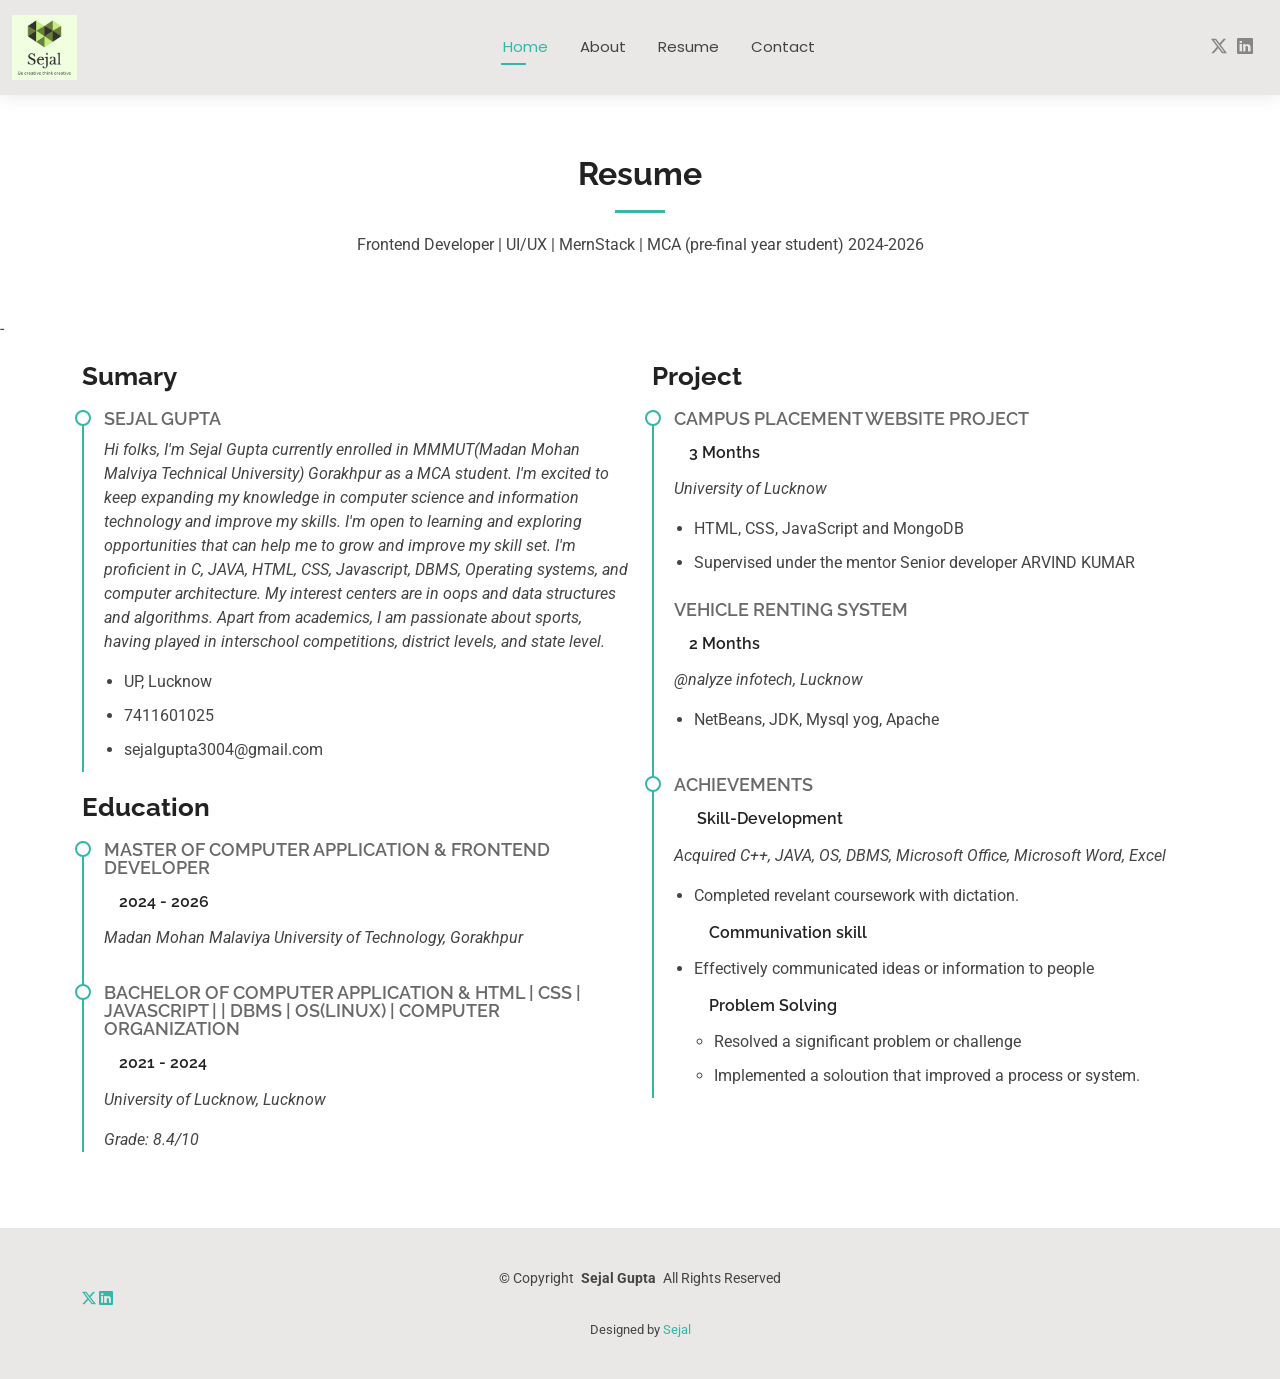
<file: resume.html>
<!DOCTYPE html>
<html lang="en">

<head>
  <meta charset="utf-8">
  <meta content="width=device-width, initial-scale=1.0" name="viewport">
  <title>Portfolio - Sejal Gupta</title>
  <meta name="description" content="">
  <meta name="keywords" content="">

  <!-- Favicons -->
  <link href="assets/img/favicon.png" rel="icon">
  <link href="assets/img/apple-touch-icon.png" rel="apple-touch-icon">

  <!-- Fonts -->
  <link href="https://fonts.googleapis.com" rel="preconnect">
  <link href="https://fonts.gstatic.com" rel="preconnect" crossorigin>
  <link href="https://fonts.googleapis.com/css2?family=Roboto:ital,wght@0,100;0,300;0,400;0,500;0,700;0,900;1,100;1,300;1,400;1,500;1,700;1,900&family=Poppins:ital,wght@0,100;0,200;0,300;0,400;0,500;0,600;0,700;0,800;0,900;1,100;1,200;1,300;1,400;1,500;1,600;1,700;1,800;1,900&family=Raleway:ital,wght@0,100;0,200;0,300;0,400;0,500;0,600;0,700;0,800;0,900;1,100;1,200;1,300;1,400;1,500;1,600;1,700;1,800;1,900&display=swap" rel="stylesheet">

  <!-- Vendor CSS Files -->
  <link href="assets/vendor/bootstrap/css/bootstrap.min.css" rel="stylesheet">
  <link href="assets/vendor/bootstrap-icons/bootstrap-icons.css" rel="stylesheet">
  <!-- <link href="assets/vendor/aos/aos.css" rel="stylesheet">
  <link href="assets/vendor/swiper/swiper-bundle.min.css" rel="stylesheet">
  <link href="assets/vendor/glightbox/css/glightbox.min.css" rel="stylesheet"> -->

  <!-- Main CSS File -->
  <link href="assets/css/main.css" rel="stylesheet">


</head>

<body class="resume-page">

  <header id="header" class="header d-flex align-items-center light-background sticky-top">
    <div class="container-fluid position-relative d-flex align-items-center justify-content-between">

      <a href="index.html" class="logo d-flex align-items-center me-auto me-xl-0">
        <!-- Uncomment the line below if you also wish to use an image logo -->
        <!-- <img src="assets/img/logo.png" alt=""> -->
        <h1 class="sitename"><img width="75%" src="./assets/img/logo1.png" /></h1>
      </a>

      <nav id="navmenu" class="navmenu">
        <ul>
          <li><a href="index.html" class="active">Home</a></li>
          <li><a href="about.html">About</a></li>
          <li><a href="resume.html">Resume</a></li>
          <!-- <li><a href="portfolio.html">Portfolio</a></li> -->
        
          <li><a href="contact.html">Contact</a></li>
        </ul>
        <i class="mobile-nav-toggle d-xl-none bi bi-list"></i>
      </nav>

      <div class="header-social-links">
        <a href="https://x.com/sejalgupta719" class="twitter" target="_blank"><i class="bi bi-twitter-x"></i></a>
        <a href="https://www.linkedin.com/in/sejal-gupta-96472423a/" target="_blank" class="linkedin"><i class="bi bi-linkedin"></i></a>
      </div>

    </div>
  </header>

  <main class="main">

    <!-- Resume Section -->
    <section id="resume" class="resume section">

      <!-- Section Title -->
      <div class="container section-title" data-aos="fade-up">
        <h2>Resume</h2>
        <p>Frontend Developer | UI/UX | MernStack | MCA (pre-final year student) 2024-2026
      </div><!-- End Section Title -->-

      <div class="container">

        <div class="row">

          <div class="col-lg-6" data-aos="fade-up" data-aos-delay="100">
            <h3 class="resume-title">Sumary</h3>

            <div class="resume-item pb-0">
              <h4>SEJAL GUPTA</h4>
              <p><em>Hi folks, I'm Sejal Gupta currently enrolled in MMMUT(Madan Mohan Malviya Technical University) Gorakhpur as a MCA student. I'm excited to keep expanding my knowledge in computer science and information technology and improve my skills. I'm open to learning and exploring opportunities that can help me to grow and improve my skill set.
                I'm proficient in C, JAVA, HTML, CSS, Javascript, DBMS, Operating systems, and computer architecture. My interest centers are in oops and data structures and algorithms.
                Apart from academics, I am passionate about sports, having played in interschool competitions, district levels, and state level.</em></p>
              <ul>
                <li>UP, Lucknow</li>
                <li>7411601025</li>
                <li>sejalgupta3004@gmail.com</li>
              </ul>
            </div><!-- Edn Resume Item -->

            <h3 class="resume-title">Education</h3>
            <div class="resume-item">
              <h4>Master of Computer application &amp; Frontend Developer</h4>
              <h5>2024 - 2026</h5>
              <p><em>Madan Mohan Malaviya University of Technology, Gorakhpur</em></p>
              <p> </p>
            </div><!-- Edn Resume Item -->

            <div class="resume-item">
              <h4>Bachelor of Computer Application &amp; HTML | CSS | JavaScript | | DBMS | OS(Linux) | Computer Organization</h4>
              <h5>2021 - 2024</h5>
              <p><em>University of Lucknow, Lucknow</em></p>
              <p><em>Grade: 8.4/10 </em></p>
              <p></p>
            </div><!-- Edn Resume Item -->

          </div>

          <div class="col-lg-6" data-aos="fade-up" data-aos-delay="200">
            <h3 class="resume-title">Project</h3>
            <div class="resume-item">
              <h4>Campus placement website project</h4>
              <h5>3 Months</h5>
              <p><em>University of Lucknow </em></p>
              <ul>
                <li>HTML, CSS, JavaScript and MongoDB</li>
                <li>Supervised under the mentor Senior developer ARVIND KUMAR</li>
                
              </ul>
              <h4>Vehicle Renting System</h4>
              <h5>2 Months</h5>
              <p><em>@nalyze infotech, Lucknow</em></p>
              <ul>
                <li>NetBeans, JDK, Mysql yog, Apache</li>
                
              </ul>
            </div><!-- Edn Resume Item -->

            <div class="resume-item">
              <h4>Achievements</h4>
              <h5> &nbsp; Skill-Development</h5>
              <p><em>Acquired C++, JAVA, OS, DBMS, Microsoft Office, Microsoft Word, Excel</em></p>
              <ul>
                <li>Completed revelant coursework with dictation.</li>

                <h5>Communivation skill</h5>
             <li>Effectively communicated ideas or information to people</li>
              <ul>
                
              </ul>
              <h5>Problem Solving</h5>
              
              <ul>
                <li>Resolved a significant problem or challenge</li>
                <li>Implemented a soloution that improved a process or system.</li>

                </ul>
            </div><!-- Edn Resume Item -->

          </div>

        </div>

      </div>

    </section><!-- /Resume Section -->

  </main>

  <footer id="footer" class="footer light-background">
    <div class="container">
      <div class="copyright text-center ">
        <p>© <span>Copyright</span> <strong class="px-1 sitename">Sejal Gupta</strong> <span>All Rights Reserved<br></span></p>
      </div>
      <div class="header-social-links">
        <a href="https://x.com/sejalgupta719" class="twitter" target="_blank"><i class="bi bi-twitter-x"></i></a>
        <a href="https://www.linkedin.com/in/sejal-gupta-96472423a/" target="_blank" class="linkedin"><i class="bi bi-linkedin"></i></a>
      </div>
      <div class="credits">
 
        Designed by <a href="https://bootstrapmade.com/">Sejal</a> 
      </div>
    </div>

  </footer>

  <!-- Scroll Top -->
  <a href="#" id="scroll-top" class="scroll-top d-flex align-items-center justify-content-center"><i class="bi bi-arrow-up-short"></i></a>

  <!-- Preloader -->
  <div id="preloader"></div>

  <!-- Vendor JS Files -->
  <script src="assets/vendor/bootstrap/js/bootstrap.bundle.min.js"></script>
  <script src="assets/vendor/php-email-form/validate.js"></script>
  <script src="assets/vendor/aos/aos.js"></script>
  <script src="assets/vendor/waypoints/noframework.waypoints.js"></script>
  <script src="assets/vendor/purecounter/purecounter_vanilla.js"></script>
  <script src="assets/vendor/swiper/swiper-bundle.min.js"></script>
  <script src="assets/vendor/glightbox/js/glightbox.min.js"></script>
  <script src="assets/vendor/imagesloaded/imagesloaded.pkgd.min.js"></script>
  <script src="assets/vendor/isotope-layout/isotope.pkgd.min.js"></script>

  <!-- Main JS File -->
  <script src="assets/js/main.js"></script>

</body>

</html>
</file>
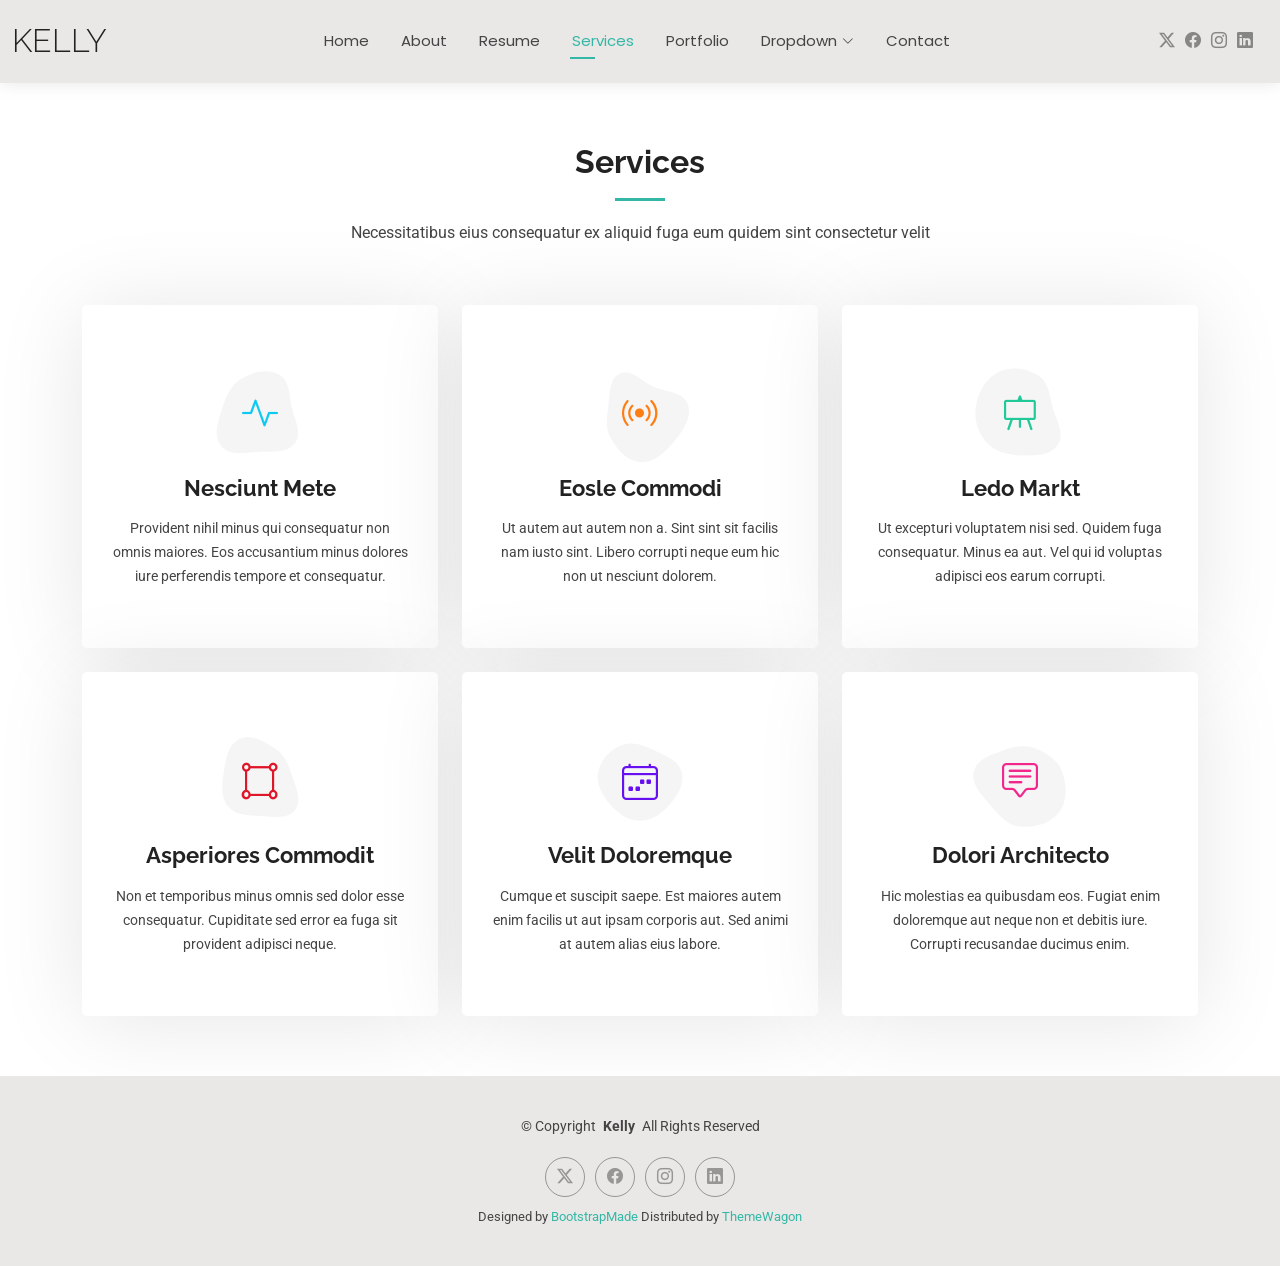
<file: services.html>
<!DOCTYPE html>
<html lang="en">

<head>
  <meta charset="utf-8">
  <meta content="width=device-width, initial-scale=1.0" name="viewport">
  <title>Services - Kelly Bootstrap Template</title>
  <meta name="description" content="">
  <meta name="keywords" content="">

  <!-- Favicons -->
  <link href="assets/img/favicon.png" rel="icon">
  <link href="assets/img/apple-touch-icon.png" rel="apple-touch-icon">

  <!-- Fonts -->
  <link href="https://fonts.googleapis.com" rel="preconnect">
  <link href="https://fonts.gstatic.com" rel="preconnect" crossorigin>
  <link href="https://fonts.googleapis.com/css2?family=Roboto:ital,wght@0,100;0,300;0,400;0,500;0,700;0,900;1,100;1,300;1,400;1,500;1,700;1,900&family=Poppins:ital,wght@0,100;0,200;0,300;0,400;0,500;0,600;0,700;0,800;0,900;1,100;1,200;1,300;1,400;1,500;1,600;1,700;1,800;1,900&family=Raleway:ital,wght@0,100;0,200;0,300;0,400;0,500;0,600;0,700;0,800;0,900;1,100;1,200;1,300;1,400;1,500;1,600;1,700;1,800;1,900&display=swap" rel="stylesheet">

  <!-- Vendor CSS Files -->
  <link href="assets/vendor/bootstrap/css/bootstrap.min.css" rel="stylesheet">
  <link href="assets/vendor/bootstrap-icons/bootstrap-icons.css" rel="stylesheet">
  <link href="assets/vendor/aos/aos.css" rel="stylesheet">
  <link href="assets/vendor/swiper/swiper-bundle.min.css" rel="stylesheet">
  <link href="assets/vendor/glightbox/css/glightbox.min.css" rel="stylesheet">

  <!-- Main CSS File -->
  <link href="assets/css/main.css" rel="stylesheet">

  <!-- =======================================================
  * Template Name: Kelly
  * Template URL: https://bootstrapmade.com/kelly-free-bootstrap-cv-resume-html-template/
  * Updated: Aug 07 2024 with Bootstrap v5.3.3
  * Author: BootstrapMade.com
  * License: https://bootstrapmade.com/license/
  ======================================================== -->
</head>

<body class="services-page">

  <header id="header" class="header d-flex align-items-center light-background sticky-top">
    <div class="container-fluid position-relative d-flex align-items-center justify-content-between">

      <a href="index.html" class="logo d-flex align-items-center me-auto me-xl-0">
        <!-- Uncomment the line below if you also wish to use an image logo -->
        <!-- <img src="assets/img/logo.png" alt=""> -->
        <h1 class="sitename">Kelly</h1>
      </a>

      <nav id="navmenu" class="navmenu">
        <ul>
          <li><a href="index.html">Home</a></li>
          <li><a href="about.html">About</a></li>
          <li><a href="resume.html">Resume</a></li>
          <li><a href="services.html" class="active">Services</a></li>
          <li><a href="portfolio.html">Portfolio</a></li>
          <li class="dropdown"><a href="#"><span>Dropdown</span> <i class="bi bi-chevron-down toggle-dropdown"></i></a>
            <ul>
              <li><a href="#">Dropdown 1</a></li>
              <li class="dropdown"><a href="#"><span>Deep Dropdown</span> <i class="bi bi-chevron-down toggle-dropdown"></i></a>
                <ul>
                  <li><a href="#">Deep Dropdown 1</a></li>
                  <li><a href="#">Deep Dropdown 2</a></li>
                  <li><a href="#">Deep Dropdown 3</a></li>
                  <li><a href="#">Deep Dropdown 4</a></li>
                  <li><a href="#">Deep Dropdown 5</a></li>
                </ul>
              </li>
              <li><a href="#">Dropdown 2</a></li>
              <li><a href="#">Dropdown 3</a></li>
              <li><a href="#">Dropdown 4</a></li>
            </ul>
          </li>
          <li><a href="contact.html">Contact</a></li>
        </ul>
        <i class="mobile-nav-toggle d-xl-none bi bi-list"></i>
      </nav>

      <div class="header-social-links">
        <a href="#" class="twitter"><i class="bi bi-twitter-x"></i></a>
        <a href="#" class="facebook"><i class="bi bi-facebook"></i></a>
        <a href="#" class="instagram"><i class="bi bi-instagram"></i></a>
        <a href="#" class="linkedin"><i class="bi bi-linkedin"></i></a>
      </div>

    </div>
  </header>

  <main class="main">

    <!-- Services Section -->
    <section id="services" class="services section">

      <!-- Section Title -->
      <div class="container section-title" data-aos="fade-up">
        <h2>Services</h2>
        <p>Necessitatibus eius consequatur ex aliquid fuga eum quidem sint consectetur velit</p>
      </div><!-- End Section Title -->

      <div class="container">

        <div class="row gy-4">

          <div class="col-lg-4 col-md-6" data-aos="fade-up" data-aos-delay="100">
            <div class="service-item item-cyan position-relative">
              <div class="icon">
                <svg width="100" height="100" viewBox="0 0 600 600" xmlns="http://www.w3.org/2000/svg">
                  <path stroke="none" stroke-width="0" fill="#f5f5f5" d="M300,521.0016835830174C376.1290562159157,517.8887921683347,466.0731472004068,529.7835943286574,510.70327084640275,468.03025145048787C554.3714126377745,407.6079735673963,508.03601936045806,328.9844924480964,491.2728898941984,256.3432110539036C474.5976632858925,184.082847569629,479.9380746630129,96.60480741107993,416.23090153303,58.64404602377083C348.86323505073057,18.502131276798302,261.93793281208167,40.57373210992963,193.5410806939664,78.93577620505333C130.42746243093433,114.334589627462,98.30271207620316,179.96522072025542,76.75703585869454,249.04625023123273C51.97151888228291,328.5150500222984,13.704378332031375,421.85034740162234,66.52175969318436,486.19268352777647C119.04800174914682,550.1803526380478,217.28368757567262,524.383925680826,300,521.0016835830174"></path>
                </svg>
                <i class="bi bi-activity"></i>
              </div>
              <a href="#" class="stretched-link">
                <h3>Nesciunt Mete</h3>
              </a>
              <p>Provident nihil minus qui consequatur non omnis maiores. Eos accusantium minus dolores iure perferendis tempore et consequatur.</p>
            </div>
          </div><!-- End Service Item -->

          <div class="col-lg-4 col-md-6" data-aos="fade-up" data-aos-delay="200">
            <div class="service-item item-orange position-relative">
              <div class="icon">
                <svg width="100" height="100" viewBox="0 0 600 600" xmlns="http://www.w3.org/2000/svg">
                  <path stroke="none" stroke-width="0" fill="#f5f5f5" d="M300,582.0697525312426C382.5290701553225,586.8405444964366,449.9789794690241,525.3245884688669,502.5850820975895,461.55621195738473C556.606425686781,396.0723002908107,615.8543463187945,314.28637112970534,586.6730223649479,234.56875336149918C558.9533121215079,158.8439757836574,454.9685369536778,164.00468322053177,381.49747125262974,130.76875717737553C312.15926192815925,99.40240125094834,248.97055460311594,18.661163978235184,179.8680185752513,50.54337015887873C110.5421016452524,82.52863877960104,119.82277516462835,180.83849132639028,109.12597500060166,256.43424936330496C100.08760227029461,320.3096726198365,92.17705696193138,384.0621239912766,124.79988738764834,439.7174275375508C164.83382741302287,508.01625554203684,220.96474134820875,577.5009287672846,300,582.0697525312426"></path>
                </svg>
                <i class="bi bi-broadcast"></i>
              </div>
              <a href="#" class="stretched-link">
                <h3>Eosle Commodi</h3>
              </a>
              <p>Ut autem aut autem non a. Sint sint sit facilis nam iusto sint. Libero corrupti neque eum hic non ut nesciunt dolorem.</p>
            </div>
          </div><!-- End Service Item -->

          <div class="col-lg-4 col-md-6" data-aos="fade-up" data-aos-delay="300">
            <div class="service-item item-teal position-relative">
              <div class="icon">
                <svg width="100" height="100" viewBox="0 0 600 600" xmlns="http://www.w3.org/2000/svg">
                  <path stroke="none" stroke-width="0" fill="#f5f5f5" d="M300,541.5067337569781C382.14930387511276,545.0595476570109,479.8736841581634,548.3450877840088,526.4010558755058,480.5488172755941C571.5218469581645,414.80211281144784,517.5187510058486,332.0715597781072,496.52539010469104,255.14436215662573C477.37192572678356,184.95920475031193,473.57363656557914,105.61284051026155,413.0603344069578,65.22779650032875C343.27470386102294,18.654635553484475,251.2091493199835,5.337323636656869,175.0934190732945,40.62881213300186C97.87086631185822,76.43348514350839,51.98124368387456,156.15599469081315,36.44837278890362,239.84606092416172C21.716077023791087,319.22268207091537,43.775223500013084,401.1760424656574,96.891909868211,461.97329694683043C147.22146801428983,519.5804099606455,223.5754009179313,538.201503339737,300,541.5067337569781"></path>
                </svg>
                <i class="bi bi-easel"></i>
              </div>
              <a href="#" class="stretched-link">
                <h3>Ledo Markt</h3>
              </a>
              <p>Ut excepturi voluptatem nisi sed. Quidem fuga consequatur. Minus ea aut. Vel qui id voluptas adipisci eos earum corrupti.</p>
            </div>
          </div><!-- End Service Item -->

          <div class="col-lg-4 col-md-6" data-aos="fade-up" data-aos-delay="400">
            <div class="service-item item-red position-relative">
              <div class="icon">
                <svg width="100" height="100" viewBox="0 0 600 600" xmlns="http://www.w3.org/2000/svg">
                  <path stroke="none" stroke-width="0" fill="#f5f5f5" d="M300,503.46388370962813C374.79870501325706,506.71871716319447,464.8034551963731,527.1746412648533,510.4981551193396,467.86667711651364C555.9287308511215,408.9015244558933,512.6030010748507,327.5744911775523,490.211057578863,256.5855673507754C471.097692560561,195.9906835881958,447.69079081568157,138.11976852964426,395.19560036434837,102.3242989838813C329.3053358748298,57.3949838291264,248.02791733380457,8.279543830951368,175.87071277845988,42.242879143198664C103.41431057327972,76.34704239035025,93.79494320519305,170.9812938413882,81.28167332365135,250.07896920659033C70.17666984294237,320.27484674793965,64.84698225790005,396.69656628748305,111.28512138212992,450.4950937839243C156.20124167950087,502.5303643271138,231.32542653798444,500.4755392045468,300,503.46388370962813"></path>
                </svg>
                <i class="bi bi-bounding-box-circles"></i>
              </div>
              <a href="#" class="stretched-link">
                <h3>Asperiores Commodit</h3>
              </a>
              <p>Non et temporibus minus omnis sed dolor esse consequatur. Cupiditate sed error ea fuga sit provident adipisci neque.</p>
              <a href="#" class="stretched-link"></a>
            </div>
          </div><!-- End Service Item -->

          <div class="col-lg-4 col-md-6" data-aos="fade-up" data-aos-delay="500">
            <div class="service-item item-indigo position-relative">
              <div class="icon">
                <svg width="100" height="100" viewBox="0 0 600 600" xmlns="http://www.w3.org/2000/svg">
                  <path stroke="none" stroke-width="0" fill="#f5f5f5" d="M300,532.3542879108572C369.38199826031484,532.3153073249985,429.10787420159085,491.63046689027357,474.5244479745417,439.17860296908856C522.8885846962883,383.3225815378663,569.1668002868075,314.3205725914397,550.7432151929288,242.7694973846089C532.6665558377875,172.5657663291529,456.2379748765914,142.6223662098291,390.3689995646985,112.34683881706744C326.66090330228417,83.06452184765237,258.84405631176094,53.51806209861945,193.32584062364296,78.48882559362697C121.61183558270385,105.82097193414197,62.805066853699245,167.19869350419734,48.57481801355237,242.6138429142374C34.843463184063346,315.3850353017275,76.69343916112496,383.4422959591041,125.22947124332185,439.3748458443577C170.7312796277747,491.8107796887764,230.57421082200815,532.3932930995766,300,532.3542879108572"></path>
                </svg>
                <i class="bi bi-calendar4-week icon"></i>
              </div>
              <a href="#" class="stretched-link">
                <h3>Velit Doloremque</h3>
              </a>
              <p>Cumque et suscipit saepe. Est maiores autem enim facilis ut aut ipsam corporis aut. Sed animi at autem alias eius labore.</p>
              <a href="#" class="stretched-link"></a>
            </div>
          </div><!-- End Service Item -->

          <div class="col-lg-4 col-md-6" data-aos="fade-up" data-aos-delay="600">
            <div class="service-item item-pink position-relative">
              <div class="icon">
                <svg width="100" height="100" viewBox="0 0 600 600" xmlns="http://www.w3.org/2000/svg">
                  <path stroke="none" stroke-width="0" fill="#f5f5f5" d="M300,566.797414625762C385.7384707136149,576.1784315230908,478.7894351017131,552.8928747891023,531.9192734346935,484.94944893311C584.6109503024035,417.5663521118492,582.489472248146,322.67544863468447,553.9536738515405,242.03673114598146C529.1557734026468,171.96086150256528,465.24506316201064,127.66468636344209,395.9583748389544,100.7403814666027C334.2173773831606,76.7482773500951,269.4350130405921,84.62216499799875,207.1952322260088,107.2889140133804C132.92018162631612,134.33871894543012,41.79353780512637,160.00259165414826,22.644507872594943,236.69541883565114C3.319112789854554,314.0945973066697,72.72355303640163,379.243833228382,124.04198916343866,440.3218312028393C172.9286146004772,498.5055451809895,224.45579914871206,558.5317968840102,300,566.797414625762"></path>
                </svg>
                <i class="bi bi-chat-square-text"></i>
              </div>
              <a href="#" class="stretched-link">
                <h3>Dolori Architecto</h3>
              </a>
              <p>Hic molestias ea quibusdam eos. Fugiat enim doloremque aut neque non et debitis iure. Corrupti recusandae ducimus enim.</p>
              <a href="#" class="stretched-link"></a>
            </div>
          </div><!-- End Service Item -->

        </div>

      </div>

    </section><!-- /Services Section -->

  </main>

  <footer id="footer" class="footer light-background">

    <div class="container">
      <div class="copyright text-center ">
        <p>© <span>Copyright</span> <strong class="px-1 sitename">Kelly</strong> <span>All Rights Reserved<br></span></p>
      </div>
      <div class="social-links d-flex justify-content-center">
        <a href=""><i class="bi bi-twitter-x"></i></a>
        <a href=""><i class="bi bi-facebook"></i></a>
        <a href=""><i class="bi bi-instagram"></i></a>
        <a href=""><i class="bi bi-linkedin"></i></a>
      </div>
      <div class="credits">
        <!-- All the links in the footer should remain intact. -->
        <!-- You can delete the links only if you've purchased the pro version. -->
        <!-- Licensing information: https://bootstrapmade.com/license/ -->
        <!-- Purchase the pro version with working PHP/AJAX contact form: [buy-url] -->
        Designed by <a href="https://bootstrapmade.com/">BootstrapMade</a> Distributed by <a href=“https://themewagon.com>ThemeWagon
      </div>
    </div>

  </footer>

  <!-- Scroll Top -->
  <a href="#" id="scroll-top" class="scroll-top d-flex align-items-center justify-content-center"><i class="bi bi-arrow-up-short"></i></a>

  <!-- Preloader -->
  <div id="preloader"></div>

  <!-- Vendor JS Files -->
  <script src="assets/vendor/bootstrap/js/bootstrap.bundle.min.js"></script>
  <script src="assets/vendor/php-email-form/validate.js"></script>
  <script src="assets/vendor/aos/aos.js"></script>
  <script src="assets/vendor/waypoints/noframework.waypoints.js"></script>
  <script src="assets/vendor/purecounter/purecounter_vanilla.js"></script>
  <script src="assets/vendor/swiper/swiper-bundle.min.js"></script>
  <script src="assets/vendor/glightbox/js/glightbox.min.js"></script>
  <script src="assets/vendor/imagesloaded/imagesloaded.pkgd.min.js"></script>
  <script src="assets/vendor/isotope-layout/isotope.pkgd.min.js"></script>

  <!-- Main JS File -->
  <script src="assets/js/main.js"></script>

</body>

</html>
</file>
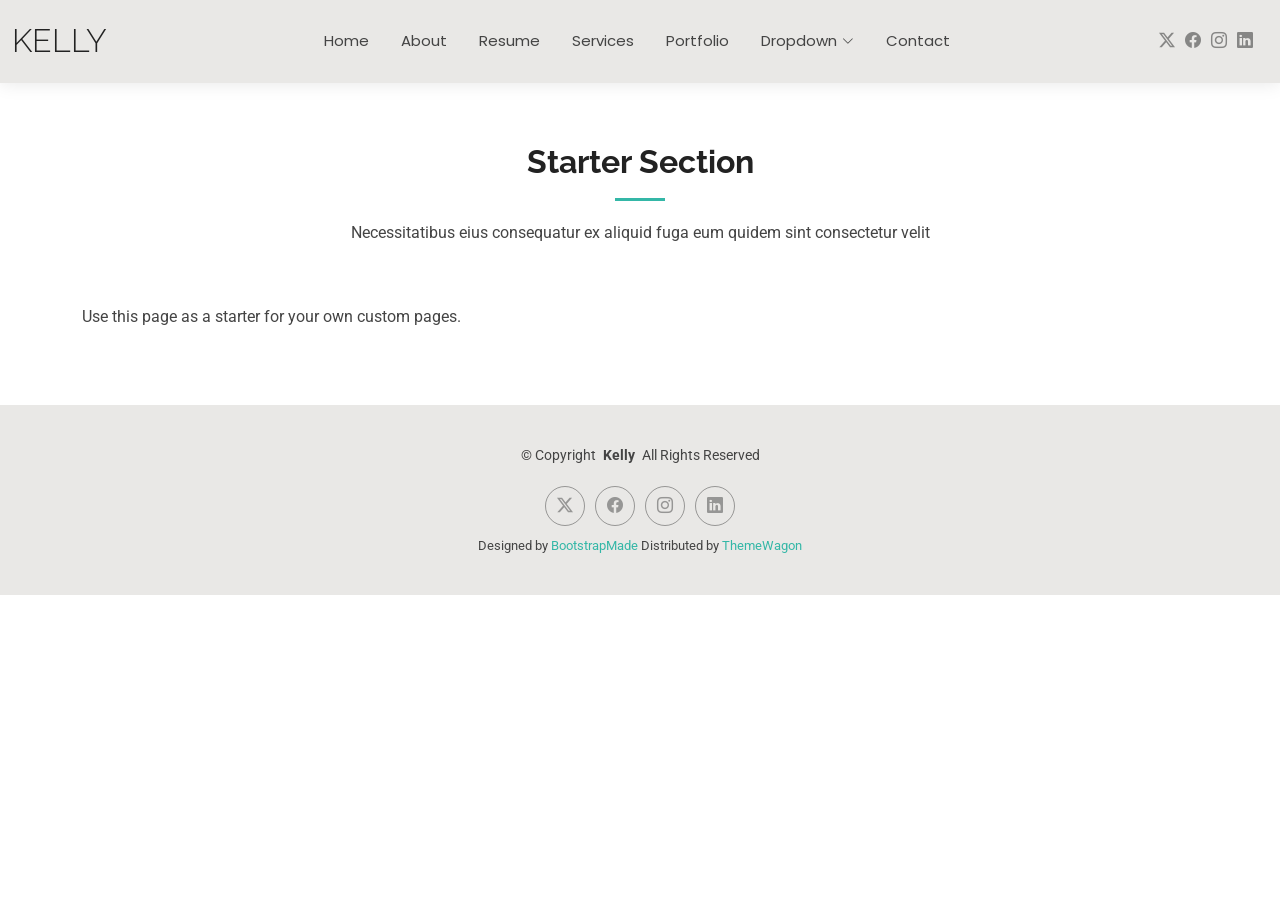
<file: starter-page.html>
<!DOCTYPE html>
<html lang="en">

<head>
  <meta charset="utf-8">
  <meta content="width=device-width, initial-scale=1.0" name="viewport">
  <title>Starter Page - Kelly Bootstrap Template</title>
  <meta name="description" content="">
  <meta name="keywords" content="">

  <!-- Favicons -->
  <link href="assets/img/favicon.png" rel="icon">
  <link href="assets/img/apple-touch-icon.png" rel="apple-touch-icon">

  <!-- Fonts -->
  <link href="https://fonts.googleapis.com" rel="preconnect">
  <link href="https://fonts.gstatic.com" rel="preconnect" crossorigin>
  <link href="https://fonts.googleapis.com/css2?family=Roboto:ital,wght@0,100;0,300;0,400;0,500;0,700;0,900;1,100;1,300;1,400;1,500;1,700;1,900&family=Poppins:ital,wght@0,100;0,200;0,300;0,400;0,500;0,600;0,700;0,800;0,900;1,100;1,200;1,300;1,400;1,500;1,600;1,700;1,800;1,900&family=Raleway:ital,wght@0,100;0,200;0,300;0,400;0,500;0,600;0,700;0,800;0,900;1,100;1,200;1,300;1,400;1,500;1,600;1,700;1,800;1,900&display=swap" rel="stylesheet">

  <!-- Vendor CSS Files -->
  <link href="assets/vendor/bootstrap/css/bootstrap.min.css" rel="stylesheet">
  <link href="assets/vendor/bootstrap-icons/bootstrap-icons.css" rel="stylesheet">
  <link href="assets/vendor/aos/aos.css" rel="stylesheet">
  <link href="assets/vendor/swiper/swiper-bundle.min.css" rel="stylesheet">
  <link href="assets/vendor/glightbox/css/glightbox.min.css" rel="stylesheet">

  <!-- Main CSS File -->
  <link href="assets/css/main.css" rel="stylesheet">

  <!-- =======================================================
  * Template Name: Kelly
  * Template URL: https://bootstrapmade.com/kelly-free-bootstrap-cv-resume-html-template/
  * Updated: Aug 07 2024 with Bootstrap v5.3.3
  * Author: BootstrapMade.com
  * License: https://bootstrapmade.com/license/
  ======================================================== -->
</head>

<body class="starter-page-page">

  <header id="header" class="header d-flex align-items-center light-background sticky-top">
    <div class="container-fluid position-relative d-flex align-items-center justify-content-between">

      <a href="index.html" class="logo d-flex align-items-center me-auto me-xl-0">
        <!-- Uncomment the line below if you also wish to use an image logo -->
        <!-- <img src="assets/img/logo.png" alt=""> -->
        <h1 class="sitename">Kelly</h1>
      </a>

      <nav id="navmenu" class="navmenu">
        <ul>
          <li><a href="index.html">Home</a></li>
          <li><a href="about.html">About</a></li>
          <li><a href="resume.html">Resume</a></li>
          <li><a href="services.html">Services</a></li>
          <li><a href="portfolio.html">Portfolio</a></li>
          <li class="dropdown"><a href="#"><span>Dropdown</span> <i class="bi bi-chevron-down toggle-dropdown"></i></a>
            <ul>
              <li><a href="#">Dropdown 1</a></li>
              <li class="dropdown"><a href="#"><span>Deep Dropdown</span> <i class="bi bi-chevron-down toggle-dropdown"></i></a>
                <ul>
                  <li><a href="#">Deep Dropdown 1</a></li>
                  <li><a href="#">Deep Dropdown 2</a></li>
                  <li><a href="#">Deep Dropdown 3</a></li>
                  <li><a href="#">Deep Dropdown 4</a></li>
                  <li><a href="#">Deep Dropdown 5</a></li>
                </ul>
              </li>
              <li><a href="#">Dropdown 2</a></li>
              <li><a href="#">Dropdown 3</a></li>
              <li><a href="#">Dropdown 4</a></li>
            </ul>
          </li>
          <li><a href="contact.html">Contact</a></li>
        </ul>
        <i class="mobile-nav-toggle d-xl-none bi bi-list"></i>
      </nav>

      <div class="header-social-links">
        <a href="#" class="twitter"><i class="bi bi-twitter-x"></i></a>
        <a href="#" class="facebook"><i class="bi bi-facebook"></i></a>
        <a href="#" class="instagram"><i class="bi bi-instagram"></i></a>
        <a href="#" class="linkedin"><i class="bi bi-linkedin"></i></a>
      </div>

    </div>
  </header>

  <main class="main">

    <!-- Starter Section Section -->
    <section id="starter-section" class="starter-section section">

      <!-- Section Title -->
      <div class="container section-title" data-aos="fade-up">
        <h2>Starter Section</h2>
        <p>Necessitatibus eius consequatur ex aliquid fuga eum quidem sint consectetur velit</p>
      </div><!-- End Section Title -->

      <div class="container" data-aos="fade-up">
        <p>Use this page as a starter for your own custom pages.</p>
      </div>

    </section><!-- /Starter Section Section -->

  </main>

  <footer id="footer" class="footer light-background">

    <div class="container">
      <div class="copyright text-center ">
        <p>© <span>Copyright</span> <strong class="px-1 sitename">Kelly</strong> <span>All Rights Reserved<br></span></p>
      </div>
      <div class="social-links d-flex justify-content-center">
        <a href=""><i class="bi bi-twitter-x"></i></a>
        <a href=""><i class="bi bi-facebook"></i></a>
        <a href=""><i class="bi bi-instagram"></i></a>
        <a href=""><i class="bi bi-linkedin"></i></a>
      </div>
      <div class="credits">
        <!-- All the links in the footer should remain intact. -->
        <!-- You can delete the links only if you've purchased the pro version. -->
        <!-- Licensing information: https://bootstrapmade.com/license/ -->
        <!-- Purchase the pro version with working PHP/AJAX contact form: [buy-url] -->
        Designed by <a href="https://bootstrapmade.com/">BootstrapMade</a> Distributed by <a href=“https://themewagon.com>ThemeWagon
      </div>
    </div>

  </footer>

  <!-- Scroll Top -->
  <a href="#" id="scroll-top" class="scroll-top d-flex align-items-center justify-content-center"><i class="bi bi-arrow-up-short"></i></a>

  <!-- Preloader -->
  <div id="preloader"></div>

  <!-- Vendor JS Files -->
  <script src="assets/vendor/bootstrap/js/bootstrap.bundle.min.js"></script>
  <script src="assets/vendor/php-email-form/validate.js"></script>
  <script src="assets/vendor/aos/aos.js"></script>
  <script src="assets/vendor/waypoints/noframework.waypoints.js"></script>
  <script src="assets/vendor/purecounter/purecounter_vanilla.js"></script>
  <script src="assets/vendor/swiper/swiper-bundle.min.js"></script>
  <script src="assets/vendor/glightbox/js/glightbox.min.js"></script>
  <script src="assets/vendor/imagesloaded/imagesloaded.pkgd.min.js"></script>
  <script src="assets/vendor/isotope-layout/isotope.pkgd.min.js"></script>

  <!-- Main JS File -->
  <script src="assets/js/main.js"></script>

</body>

</html>
</file>
<file: assets/css/main.css>
/*--------------------------------------------------------------
# Font & Color Variables
# Help: https://bootstrapmade.com/color-system/
--------------------------------------------------------------*/
/* Fonts */
:root {
  --default-font: "Roboto",  system-ui, -apple-system, "Segoe UI", Roboto, "Helvetica Neue", Arial, "Noto Sans", "Liberation Sans", sans-serif, "Apple Color Emoji", "Segoe UI Emoji", "Segoe UI Symbol", "Noto Color Emoji";
  --heading-font: "Raleway",  sans-serif;
  --nav-font: "Poppins",  sans-serif;
}

/* Global Colors - The following color variables are used throughout the website. Updating them here will change the color scheme of the entire website */
:root { 
  --background-color: #ffffff; /* Background color for the entire website, including individual sections */
  --default-color: #444444; /* Default color used for the majority of the text content across the entire website */
  --heading-color: #222222; /* Color for headings, subheadings and title throughout the website */
  --accent-color: #34b7a7; /* Accent color that represents your brand on the website. It's used for buttons, links, and other elements that need to stand out */
  --surface-color: #ffffff; /* The surface color is used as a background of boxed elements within sections, such as cards, icon boxes, or other elements that require a visual separation from the global background. */
  --contrast-color: #ffffff; /* Contrast color for text, ensuring readability against backgrounds of accent, heading, or default colors. */
}

/* Nav Menu Colors - The following color variables are used specifically for the navigation menu. They are separate from the global colors to allow for more customization options */
:root {
  --nav-color: #444444;  /* The default color of the main navmenu links */
  --nav-hover-color: #34b7a7; /* Applied to main navmenu links when they are hovered over or active */
  --nav-mobile-background-color: #ffffff; /* Used as the background color for mobile navigation menu */
  --nav-dropdown-background-color: #ffffff; /* Used as the background color for dropdown items that appear when hovering over primary navigation items */
  --nav-dropdown-color: #444444; /* Used for navigation links of the dropdown items in the navigation menu. */
  --nav-dropdown-hover-color: #34b7a7; /* Similar to --nav-hover-color, this color is applied to dropdown navigation links when they are hovered over. */
}

/* Color Presets - These classes override global colors when applied to any section or element, providing reuse of the sam color scheme. */

.light-background {
  --background-color: #e9e8e6;
  --surface-color: #ffffff;
}

.dark-background {
  --background-color: #060606;
  --default-color: #ffffff;
  --heading-color: #ffffff;
  --surface-color: #252525;
  --contrast-color: #ffffff;
}

/* Smooth scroll */
:root {
  scroll-behavior: smooth;
}

/*--------------------------------------------------------------
# General Styling & Shared Classes
--------------------------------------------------------------*/
body {
  color: var(--default-color);
  background-color: var(--background-color);
  font-family: var(--default-font);
}

a {
  color: var(--accent-color);
  text-decoration: none;
  transition: 0.3s;
}

a:hover {
  color: color-mix(in srgb, var(--accent-color), transparent 25%);
  text-decoration: none;
}

h1,
h2,
h3,
h4,
h5,
h6 {
  color: var(--heading-color);
  font-family: var(--heading-font);
}

/* PHP Email Form Messages
------------------------------*/
.php-email-form .error-message {
  display: none;
  background: #df1529;
  color: #ffffff;
  text-align: left;
  padding: 15px;
  margin-bottom: 24px;
  font-weight: 600;
}

.php-email-form .sent-message {
  display: none;
  color: #ffffff;
  background: #059652;
  text-align: center;
  padding: 15px;
  margin-bottom: 24px;
  font-weight: 600;
}

.php-email-form .loading {
  display: none;
  background: var(--surface-color);
  text-align: center;
  padding: 15px;
  margin-bottom: 24px;
}

.php-email-form .loading:before {
  content: "";
  display: inline-block;
  border-radius: 50%;
  width: 24px;
  height: 24px;
  margin: 0 10px -6px 0;
  border: 3px solid var(--accent-color);
  border-top-color: var(--surface-color);
  animation: php-email-form-loading 1s linear infinite;
}

@keyframes php-email-form-loading {
  0% {
    transform: rotate(0deg);
  }

  100% {
    transform: rotate(360deg);
  }
}

/*--------------------------------------------------------------
# Global Header
--------------------------------------------------------------*/
.header {
  color: var(--default-color);
  background-color: var(--background-color);
  padding: 15px 0;
  transition: all 0.5s;
  z-index: 997;
  box-shadow: 0px 0 18px rgba(0, 0, 0, 0.1);
}

.header .logo {
  line-height: 1;
}

.header .logo img {
  max-height: 78px;
  margin-right: 8px;
}

.header .logo h1 {
  font-size: 32px;
  margin: 0;
  font-weight: 300;
  text-transform: uppercase;
  color: var(--heading-color);
}

.header .header-social-links {
  padding-right: 15px;
}

.header .header-social-links a {
  color: color-mix(in srgb, var(--default-color), transparent 40%);
  padding-left: 6px;
  display: inline-block;
  transition: 0.3s;
  font-size: 16px;
}

.header .header-social-links a:hover {
  color: var(--accent-color);
}

.header .header-social-links a i {
  line-height: 0px;
}

@media (max-width: 1200px) {
  .header .logo {
    order: 1;
  }

  .header .header-social-links {
    order: 2;
  }

  .header .navmenu {
    order: 3;
  }
}

/*--------------------------------------------------------------
# Navigation Menu
--------------------------------------------------------------*/
/* Desktop Navigation */
@media (min-width: 1200px) {
  .navmenu {
    padding: 0;
  }

  .navmenu ul {
    margin: 0;
    padding: 0;
    display: flex;
    list-style: none;
    align-items: center;
  }

  .navmenu li {
    position: relative;
  }

  .navmenu>ul>li {
    white-space: nowrap;
    padding: 15px 14px;
  }

  .navmenu>ul>li:last-child {
    padding-right: 0;
  }

  .navmenu a,
  .navmenu a:focus {
    color: var(--nav-color);
    font-size: 15px;
    padding: 0 2px;
    font-family: var(--nav-font);
    font-weight: 400;
    display: flex;
    align-items: center;
    justify-content: space-between;
    white-space: nowrap;
    transition: 0.3s;
    position: relative;
  }

  .navmenu a i,
  .navmenu a:focus i {
    font-size: 12px;
    line-height: 0;
    margin-left: 5px;
    transition: 0.3s;
  }

  .navmenu>ul>li>a:before {
    content: "";
    position: absolute;
    height: 2px;
    bottom: -6px;
    left: 0;
    background-color: var(--nav-hover-color);
    visibility: hidden;
    width: 0px;
    transition: all 0.3s ease-in-out 0s;
  }

  .navmenu a:hover:before,
  .navmenu li:hover>a:before,
  .navmenu .active:before {
    visibility: visible;
    width: 25px;
  }

  .navmenu li:hover>a,
  .navmenu .active,
  .navmenu .active:focus {
    color: var(--nav-hover-color);
  }

  .navmenu .dropdown ul {
    margin: 0;
    padding: 10px 0;
    background: var(--nav-dropdown-background-color);
    display: block;
    position: absolute;
    visibility: hidden;
    left: 14px;
    top: 130%;
    opacity: 0;
    transition: 0.3s;
    border-radius: 4px;
    z-index: 99;
    box-shadow: 0px 0px 30px rgba(0, 0, 0, 0.1);
  }

  .navmenu .dropdown ul li {
    min-width: 200px;
  }

  .navmenu .dropdown ul a {
    padding: 10px 20px;
    font-size: 15px;
    text-transform: none;
    color: var(--nav-dropdown-color);
  }

  .navmenu .dropdown ul a i {
    font-size: 12px;
  }

  .navmenu .dropdown ul a:hover,
  .navmenu .dropdown ul .active:hover,
  .navmenu .dropdown ul li:hover>a {
    color: var(--nav-dropdown-hover-color);
  }

  .navmenu .dropdown:hover>ul {
    opacity: 1;
    top: 100%;
    visibility: visible;
  }

  .navmenu .dropdown .dropdown ul {
    top: 0;
    left: -90%;
    visibility: hidden;
  }

  .navmenu .dropdown .dropdown:hover>ul {
    opacity: 1;
    top: 0;
    left: -100%;
    visibility: visible;
  }
}

/* Mobile Navigation */
@media (max-width: 1199px) {
  .mobile-nav-toggle {
    color: var(--nav-color);
    font-size: 28px;
    line-height: 0;
    margin-right: 10px;
    cursor: pointer;
    transition: color 0.3s;
  }

  .navmenu {
    padding: 0;
    z-index: 9997;
  }

  .navmenu ul {
    display: none;
    list-style: none;
    position: absolute;
    inset: 60px 20px 20px 20px;
    padding: 10px 0;
    margin: 0;
    border-radius: 6px;
    background-color: var(--nav-mobile-background-color);
    border: 1px solid color-mix(in srgb, var(--default-color), transparent 90%);
    box-shadow: none;
    overflow-y: auto;
    transition: 0.3s;
    z-index: 9998;
  }

  .navmenu a,
  .navmenu a:focus {
    color: var(--nav-dropdown-color);
    padding: 10px 20px;
    font-family: var(--nav-font);
    font-size: 17px;
    font-weight: 500;
    display: flex;
    align-items: center;
    justify-content: space-between;
    white-space: nowrap;
    transition: 0.3s;
  }

  .navmenu a i,
  .navmenu a:focus i {
    font-size: 12px;
    line-height: 0;
    margin-left: 5px;
    width: 30px;
    height: 30px;
    display: flex;
    align-items: center;
    justify-content: center;
    border-radius: 50%;
    transition: 0.3s;
    background-color: color-mix(in srgb, var(--accent-color), transparent 90%);
  }

  .navmenu a i:hover,
  .navmenu a:focus i:hover {
    background-color: var(--accent-color);
    color: var(--contrast-color);
  }

  .navmenu a:hover,
  .navmenu .active,
  .navmenu .active:focus {
    color: var(--nav-dropdown-hover-color);
  }

  .navmenu .active i,
  .navmenu .active:focus i {
    background-color: var(--accent-color);
    color: var(--contrast-color);
    transform: rotate(180deg);
  }

  .navmenu .dropdown ul {
    position: static;
    display: none;
    z-index: 99;
    padding: 10px 0;
    margin: 10px 20px;
    background-color: var(--nav-dropdown-background-color);
    transition: all 0.5s ease-in-out;
  }

  .navmenu .dropdown ul ul {
    background-color: rgba(33, 37, 41, 0.1);
  }

  .navmenu .dropdown>.dropdown-active {
    display: block;
    background-color: rgba(33, 37, 41, 0.03);
  }

  .mobile-nav-active {
    overflow: hidden;
  }

  .mobile-nav-active .mobile-nav-toggle {
    color: #fff;
    position: absolute;
    font-size: 32px;
    top: 15px;
    right: 15px;
    margin-right: 0;
    z-index: 9999;
  }

  .mobile-nav-active .navmenu {
    position: fixed;
    overflow: hidden;
    inset: 0;
    background: rgba(33, 37, 41, 0.8);
    transition: 0.3s;
  }

  .mobile-nav-active .navmenu>ul {
    display: block;
  }
}

/*--------------------------------------------------------------
# Global Footer
--------------------------------------------------------------*/
.footer {
  color: var(--default-color);
  background-color: var(--background-color);
  font-size: 14px;
  padding: 40px 0;
  position: relative;
}

.footer .copyright p {
  margin-bottom: 0;
}

.footer .social-links {
  margin-top: 20px;
}

.footer .social-links a {
  display: flex;
  align-items: center;
  justify-content: center;
  width: 40px;
  height: 40px;
  border-radius: 50%;
  border: 1px solid color-mix(in srgb, var(--default-color), transparent 50%);
  font-size: 16px;
  color: color-mix(in srgb, var(--default-color), transparent 50%);
  margin: 0 5px;
  transition: 0.3s;
}

.footer .social-links a:hover {
  color: var(--accent-color);
  border-color: var(--accent-color);
}

.footer .credits {
  margin-top: 10px;
  font-size: 13px;
  text-align: center;
}

/*--------------------------------------------------------------
# Preloader
--------------------------------------------------------------*/
#preloader {
  position: fixed;
  inset: 0;
  z-index: 9999;
  overflow: hidden;
  background-color: var(--background-color);
  transition: all 0.6s ease-out;
  width: 100%;
  height: 100vh;
}

#preloader:before,
#preloader:after {
  content: "";
  position: absolute;
  border: 4px solid var(--accent-color);
  border-radius: 50%;
  animation: animate-preloader 2s cubic-bezier(0, 0.2, 0.8, 1) infinite;
}

#preloader:after {
  animation-delay: -0.5s;
}

@keyframes animate-preloader {
  0% {
    width: 10px;
    height: 10px;
    top: calc(50% - 5px);
    left: calc(50% - 5px);
    opacity: 1;
  }

  100% {
    width: 72px;
    height: 72px;
    top: calc(50% - 36px);
    left: calc(50% - 36px);
    opacity: 0;
  }
}

/*--------------------------------------------------------------
# Scroll Top Button
--------------------------------------------------------------*/
.scroll-top {
  position: fixed;
  visibility: hidden;
  opacity: 0;
  right: 15px;
  bottom: -15px;
  z-index: 99999;
  background-color: var(--accent-color);
  width: 44px;
  height: 44px;
  border-radius: 50px;
  transition: all 0.4s;
}

.scroll-top i {
  font-size: 24px;
  color: var(--contrast-color);
  line-height: 0;
}

.scroll-top:hover {
  background-color: color-mix(in srgb, var(--accent-color), transparent 20%);
  color: var(--contrast-color);
}

.scroll-top.active {
  visibility: visible;
  opacity: 1;
  bottom: 15px;
}

/*--------------------------------------------------------------
# Disable aos animation delay on mobile devices
--------------------------------------------------------------*/
@media screen and (max-width: 768px) {
  [data-aos-delay] {
    transition-delay: 0 !important;
  }
}

/*--------------------------------------------------------------
# Global Page Titles & Breadcrumbs
--------------------------------------------------------------*/
.page-title {
  color: var(--default-color);
  background-color: var(--background-color);
  padding: 25px 0;
  position: relative;
  border-bottom: 1px solid color-mix(in srgb, var(--default-color), transparent 85%);
}

.page-title h1 {
  font-size: 24px;
  font-weight: 400;
}

.page-title .breadcrumbs ol {
  display: flex;
  flex-wrap: wrap;
  list-style: none;
  padding: 0;
  margin: 0;
  font-size: 14px;
  font-weight: 400;
}

.page-title .breadcrumbs ol li+li {
  padding-left: 10px;
}

.page-title .breadcrumbs ol li+li::before {
  content: "/";
  display: inline-block;
  padding-right: 10px;
  color: color-mix(in srgb, var(--default-color), transparent 70%);
}

/*--------------------------------------------------------------
# Global Sections
--------------------------------------------------------------*/
section,
.section {
  color: var(--default-color);
  background-color: var(--background-color);
  padding: 60px 0;
  scroll-margin-top: 100px;
  overflow: clip;
}

@media (max-width: 1199px) {

  section,
  .section {
    scroll-margin-top: 66px;
  }
}

/*--------------------------------------------------------------
# Global Section Titles
--------------------------------------------------------------*/
.section-title {
  text-align: center;
  padding-bottom: 60px;
  position: relative;
}

.section-title h2 {
  font-size: 32px;
  font-weight: 700;
  margin-bottom: 20px;
  padding-bottom: 20px;
  position: relative;
}

.section-title h2:after {
  content: "";
  position: absolute;
  display: block;
  width: 50px;
  height: 3px;
  background: var(--accent-color);
  left: 0;
  right: 0;
  bottom: 0;
  margin: auto;
}

.section-title p {
  margin-bottom: 0;
}

/*--------------------------------------------------------------
# Hero Section
--------------------------------------------------------------*/
.hero {
  width: 100%;
  min-height: calc(100vh - 82px);
  position: relative;
  padding: 80px 0;
  display: flex;
  align-items: center;
  justify-content: center;
}

@media (max-width: 1200px) {
  .hero {
    min-height: calc(100vh - 68px);
  }
}

.hero img {
  position: absolute;
  inset: 0;
  display: block;
  width: 100%;
  height: 100%;
  object-fit: cover;
  z-index: 1;
}

.hero .container {
  position: relative;
  z-index: 3;
}

.hero h2 {
  margin: 0;
  font-size: 42px;
  font-weight: 700;
  color: #e9e8e6;
}

.hero p {
  margin: 10px 0 0 0;
  font-size: 24px;
  color: var(--heading-color);
  color: #e9e8e6;
}

.hero .btn-get-started {
  color: var(--contrast-color);
  background: var(--accent-color);
  font-family: var(--heading-font);
  text-transform: uppercase;
  font-weight: 600;
  font-size: 12px;
  letter-spacing: 1px;
  display: inline-block;
  padding: 12px 40px;
  border-radius: 50px;
  transition: 0.5s;
  margin-top: 30px;
}

.hero .btn-get-started:hover {
  background: color-mix(in srgb, var(--accent-color) 90%, white 20%);
}

@media (max-width: 768px) {
  .hero h2 {
    font-size: 32px;
  }

  .hero p {
    font-size: 18px;
  }
}

/*--------------------------------------------------------------
# About Section
--------------------------------------------------------------*/
.about .content h2 {
  font-weight: 700;
  font-size: 24px;
}

.about .content ul {
  list-style: none;
  padding: 0;
}

.about .content ul li {
  margin-bottom: 20px;
  display: flex;
  align-items: center;
}

.about .content ul strong {
  margin-right: 10px;
}

.about .content ul i {
  font-size: 16px;
  margin-right: 5px;
  color: var(--accent-color);
  line-height: 0;
}

/*--------------------------------------------------------------
# Skills Section
--------------------------------------------------------------*/
.skills .progress {
  height: 60px;
  display: block;
  background: none;
  border-radius: 0;
}

.skills .progress .skill {
  color: var(--heading-color);
  padding: 0;
  margin: 0 0 6px 0;
  text-transform: uppercase;
  display: block;
  font-weight: 600;
  font-family: var(--heading-font);
}

.skills .progress .skill .val {
  float: right;
  font-style: normal;
}

.skills .progress-bar-wrap {
  background: color-mix(in srgb, var(--default-color), transparent 90%);
  height: 10px;
}

.skills .progress-bar {
  width: 1px;
  height: 10px;
  transition: 0.9s;
  background-color: var(--accent-color);
}

/*--------------------------------------------------------------
# Stats Section
--------------------------------------------------------------*/
.stats .stats-item {
  padding: 30px;
  width: 100%;
}

.stats .stats-item span {
  color: var(--heading-color);
  font-size: 48px;
  display: block;
  font-weight: 700;
  margin-bottom: 20px;
  padding-bottom: 20px;
  position: relative;
}

.stats .stats-item span:after {
  content: "";
  position: absolute;
  display: block;
  width: 25px;
  height: 3px;
  background: var(--accent-color);
  left: 0;
  right: 0;
  bottom: 0;
  margin: auto;
}

.stats .stats-item p {
  color: color-mix(in srgb, var(--default-color), transparent 40%);
  padding: 0;
  margin: 0;
  font-family: var(--heading-font);
  font-weight: 500;
}

/*--------------------------------------------------------------
# Testimonials Section
--------------------------------------------------------------*/
.testimonials .section-header {
  margin-bottom: 40px;
}

.testimonials .testimonials-carousel,
.testimonials .testimonials-slider {
  overflow: hidden;
}

.testimonials .testimonial-item {
  text-align: center;
}

.testimonials .testimonial-item .testimonial-img {
  width: 120px;
  border-radius: 50%;
  border: 4px solid var(--background-color);
  margin: 0 auto;
}

.testimonials .testimonial-item h3 {
  font-size: 20px;
  font-weight: bold;
  margin: 10px 0 5px 0;
}

.testimonials .testimonial-item h4 {
  font-size: 14px;
  color: color-mix(in srgb, var(--default-color), transparent 40%);
  margin: 0 0 15px 0;
}

.testimonials .testimonial-item .stars {
  margin-bottom: 15px;
}

.testimonials .testimonial-item .stars i {
  color: #ffc107;
  margin: 0 1px;
}

.testimonials .testimonial-item .quote-icon-left,
.testimonials .testimonial-item .quote-icon-right {
  color: color-mix(in srgb, var(--accent-color), transparent 50%);
  font-size: 26px;
  line-height: 0;
}

.testimonials .testimonial-item .quote-icon-left {
  display: inline-block;
  left: -5px;
  position: relative;
}

.testimonials .testimonial-item .quote-icon-right {
  display: inline-block;
  right: -5px;
  position: relative;
  top: 10px;
  transform: scale(-1, -1);
}

.testimonials .testimonial-item p {
  font-style: italic;
  margin: 0 auto 15px auto;
}

.testimonials .swiper-wrapper {
  height: auto;
}

.testimonials .swiper-pagination {
  margin-top: 20px;
  position: relative;
}

.testimonials .swiper-pagination .swiper-pagination-bullet {
  width: 12px;
  height: 12px;
  opacity: 1;
  background-color: color-mix(in srgb, var(--default-color), transparent 85%);
}

.testimonials .swiper-pagination .swiper-pagination-bullet-active {
  background-color: var(--accent-color);
}

@media (min-width: 992px) {
  .testimonials .testimonial-item p {
    width: 80%;
  }
}

/*--------------------------------------------------------------
# Resume Section
--------------------------------------------------------------*/
.resume .resume-title {
  color: var(--heading-color);
  font-size: 26px;
  font-weight: 700;
  margin-top: 20px;
  margin-bottom: 20px;
}

.resume .resume-item {
  padding: 0 0 20px 20px;
  margin-top: -2px;
  border-left: 2px solid var(--accent-color);
  position: relative;
}

.resume .resume-item h4 {
  line-height: 18px;
  font-size: 18px;
  font-weight: 600;
  text-transform: uppercase;
  color: color-mix(in srgb, var(--default-color), transparent 20%);
  margin-bottom: 10px;
}

.resume .resume-item h5 {
  font-size: 16px;
  padding: 5px 15px;
  display: inline-block;
  font-weight: 600;
  margin-bottom: 10px;
}

.resume .resume-item ul {
  padding-left: 20px;
}

.resume .resume-item ul li {
  padding-bottom: 10px;
}

.resume .resume-item:last-child {
  padding-bottom: 0;
}

.resume .resume-item::before {
  content: "";
  position: absolute;
  width: 16px;
  height: 16px;
  border-radius: 50px;
  left: -9px;
  top: 0;
  background: var(--background-color);
  border: 2px solid var(--accent-color);
}

/*--------------------------------------------------------------
# Services Section
--------------------------------------------------------------*/
.services .service-item {
  background-color: var(--surface-color);
  box-shadow: 0px 5px 90px 0px rgba(0, 0, 0, 0.1);
  height: 100%;
  padding: 60px 30px;
  text-align: center;
  transition: 0.3s;
  border-radius: 5px;
}

.services .service-item .icon {
  margin: 0 auto;
  width: 100px;
  height: 100px;
  display: flex;
  align-items: center;
  justify-content: center;
  transition: ease-in-out 0.3s;
  position: relative;
}

.services .service-item .icon i {
  font-size: 36px;
  transition: 0.5s;
  position: relative;
}

.services .service-item .icon svg {
  position: absolute;
  top: 0;
  left: 0;
}

.services .service-item .icon svg path {
  transition: 0.5s;
  fill: color-mix(in srgb, var(--default-color), transparent 95%);
}

.services .service-item h3 {
  font-weight: 700;
  margin: 10px 0 15px 0;
  font-size: 22px;
}

.services .service-item p {
  line-height: 24px;
  font-size: 14px;
  margin-bottom: 0;
}

.services .service-item:hover {
  box-shadow: 0px 5px 35px 0px rgba(0, 0, 0, 0.1);
}

.services .service-item.item-cyan i {
  color: #0dcaf0;
}

.services .service-item.item-cyan:hover .icon i {
  color: #fff;
}

.services .service-item.item-cyan:hover .icon path {
  fill: #0dcaf0;
}

.services .service-item.item-orange i {
  color: #fd7e14;
}

.services .service-item.item-orange:hover .icon i {
  color: #fff;
}

.services .service-item.item-orange:hover .icon path {
  fill: #fd7e14;
}

.services .service-item.item-teal i {
  color: #20c997;
}

.services .service-item.item-teal:hover .icon i {
  color: #fff;
}

.services .service-item.item-teal:hover .icon path {
  fill: #20c997;
}

.services .service-item.item-red i {
  color: #df1529;
}

.services .service-item.item-red:hover .icon i {
  color: #fff;
}

.services .service-item.item-red:hover .icon path {
  fill: #df1529;
}

.services .service-item.item-indigo i {
  color: #6610f2;
}

.services .service-item.item-indigo:hover .icon i {
  color: #fff;
}

.services .service-item.item-indigo:hover .icon path {
  fill: #6610f2;
}

.services .service-item.item-pink i {
  color: #f3268c;
}

.services .service-item.item-pink:hover .icon i {
  color: #fff;
}

.services .service-item.item-pink:hover .icon path {
  fill: #f3268c;
}

/*--------------------------------------------------------------
# Portfolio Section
--------------------------------------------------------------*/
.portfolio .portfolio-filters {
  padding: 0;
  margin: 0 auto 20px auto;
  list-style: none;
  text-align: center;
}

.portfolio .portfolio-filters li {
  cursor: pointer;
  display: inline-block;
  padding: 8px 20px 10px 20px;
  margin: 0;
  font-size: 15px;
  font-weight: 500;
  line-height: 1;
  margin-bottom: 5px;
  border-radius: 50px;
  transition: all 0.3s ease-in-out;
  font-family: var(--heading-font);
}

.portfolio .portfolio-filters li:hover,
.portfolio .portfolio-filters li.filter-active {
  color: var(--contrast-color);
  background-color: var(--accent-color);
}

.portfolio .portfolio-filters li:first-child {
  margin-left: 0;
}

.portfolio .portfolio-filters li:last-child {
  margin-right: 0;
}

@media (max-width: 575px) {
  .portfolio .portfolio-filters li {
    font-size: 14px;
    margin: 0 0 10px 0;
  }
}

.portfolio .portfolio-item {
  position: relative;
  overflow: hidden;
}

.portfolio .portfolio-item .portfolio-info {
  opacity: 0;
  position: absolute;
  left: 12px;
  right: 12px;
  bottom: -100%;
  z-index: 3;
  transition: all ease-in-out 0.5s;
  background: color-mix(in srgb, var(--surface-color), transparent 10%);
  padding: 15px;
}

.portfolio .portfolio-item .portfolio-info h4 {
  font-size: 18px;
  font-weight: 600;
  padding-right: 50px;
}

.portfolio .portfolio-item .portfolio-info p {
  color: color-mix(in srgb, var(--default-color), transparent 30%);
  font-size: 14px;
  margin-bottom: 0;
  padding-right: 50px;
}

.portfolio .portfolio-item .portfolio-info .preview-link,
.portfolio .portfolio-item .portfolio-info .details-link {
  position: absolute;
  right: 50px;
  font-size: 24px;
  top: calc(50% - 14px);
  color: color-mix(in srgb, var(--default-color), transparent 30%);
  transition: 0.3s;
  line-height: 0;
}

.portfolio .portfolio-item .portfolio-info .preview-link:hover,
.portfolio .portfolio-item .portfolio-info .details-link:hover {
  color: var(--accent-color);
}

.portfolio .portfolio-item .portfolio-info .details-link {
  right: 14px;
  font-size: 28px;
}

.portfolio .portfolio-item:hover .portfolio-info {
  opacity: 1;
  bottom: 0;
}

/*--------------------------------------------------------------
# Portfolio Details Section
--------------------------------------------------------------*/
.portfolio-details .portfolio-details-slider img {
  width: 100%;
}

.portfolio-details .portfolio-details-slider .swiper-pagination {
  margin-top: 20px;
  position: relative;
}

.portfolio-details .portfolio-details-slider .swiper-pagination .swiper-pagination-bullet {
  width: 12px;
  height: 12px;
  background-color: color-mix(in srgb, var(--default-color), transparent 85%);
  opacity: 1;
}

.portfolio-details .portfolio-details-slider .swiper-pagination .swiper-pagination-bullet-active {
  background-color: var(--accent-color);
}

.portfolio-details .portfolio-info {
  background-color: var(--surface-color);
  padding: 30px;
  box-shadow: 0px 0 30px rgba(0, 0, 0, 0.1);
}

.portfolio-details .portfolio-info h3 {
  font-size: 22px;
  font-weight: 700;
  margin-bottom: 20px;
  padding-bottom: 20px;
  border-bottom: 1px solid color-mix(in srgb, var(--default-color), transparent 85%);
}

.portfolio-details .portfolio-info ul {
  list-style: none;
  padding: 0;
  font-size: 15px;
}

.portfolio-details .portfolio-info ul li+li {
  margin-top: 10px;
}

.portfolio-details .portfolio-description {
  padding-top: 30px;
}

.portfolio-details .portfolio-description h2 {
  font-size: 26px;
  font-weight: 700;
  margin-bottom: 20px;
}

.portfolio-details .portfolio-description p {
  padding: 0;
  color: color-mix(in srgb, var(--default-color), transparent 30%);
}

/*--------------------------------------------------------------
# Contact Section
--------------------------------------------------------------*/
.contact .info-wrap {
  background-color: var(--surface-color);
  box-shadow: 0px 0px 20px rgba(0, 0, 0, 0.1);
  padding: 30px;
}

@media (max-width: 575px) {
  .contact .info-wrap {
    padding: 20px;
  }
}

.contact .info-item {
  margin-bottom: 40px;
}

.contact .info-item i {
  font-size: 20px;
  color: var(--accent-color);
  background: color-mix(in srgb, var(--accent-color), transparent 92%);
  width: 44px;
  height: 44px;
  display: flex;
  justify-content: center;
  align-items: center;
  border-radius: 50px;
  transition: all 0.3s ease-in-out;
  margin-right: 15px;
}

.contact .info-item h3 {
  padding: 0;
  font-size: 18px;
  font-weight: 700;
  margin-bottom: 5px;
}

.contact .info-item p {
  padding: 0;
  margin-bottom: 0;
  font-size: 14px;
}

.contact .info-item:hover i {
  background: var(--accent-color);
  color: var(--contrast-color);
}

.contact .php-email-form {
  background-color: var(--surface-color);
  height: 100%;
  padding: 30px;
  box-shadow: 0px 0px 20px rgba(0, 0, 0, 0.1);
}

@media (max-width: 575px) {
  .contact .php-email-form {
    padding: 20px;
  }
}

.contact .php-email-form input[type=text],
.contact .php-email-form input[type=email],
.contact .php-email-form textarea {
  font-size: 14px;
  padding: 10px 15px;
  box-shadow: none;
  border-radius: 0;
  color: var(--default-color);
  background-color: var(--surface-color);
  border-color: color-mix(in srgb, var(--default-color), transparent 80%);
}

.contact .php-email-form input[type=text]:focus,
.contact .php-email-form input[type=email]:focus,
.contact .php-email-form textarea:focus {
  border-color: var(--accent-color);
}

.contact .php-email-form input[type=text]::placeholder,
.contact .php-email-form input[type=email]::placeholder,
.contact .php-email-form textarea::placeholder {
  color: color-mix(in srgb, var(--default-color), transparent 70%);
}

.contact .php-email-form button[type=submit] {
  color: var(--contrast-color);
  background: var(--accent-color);
  border: 0;
  padding: 10px 30px;
  transition: 0.4s;
  border-radius: 50px;
}

.contact .php-email-form button[type=submit]:hover {
  background: color-mix(in srgb, var(--accent-color), transparent 25%);
}

/*--------------------------------------------------------------
# Starter Section Section
--------------------------------------------------------------*/
.starter-section {
  /* Add your styles here */
}
</file>
